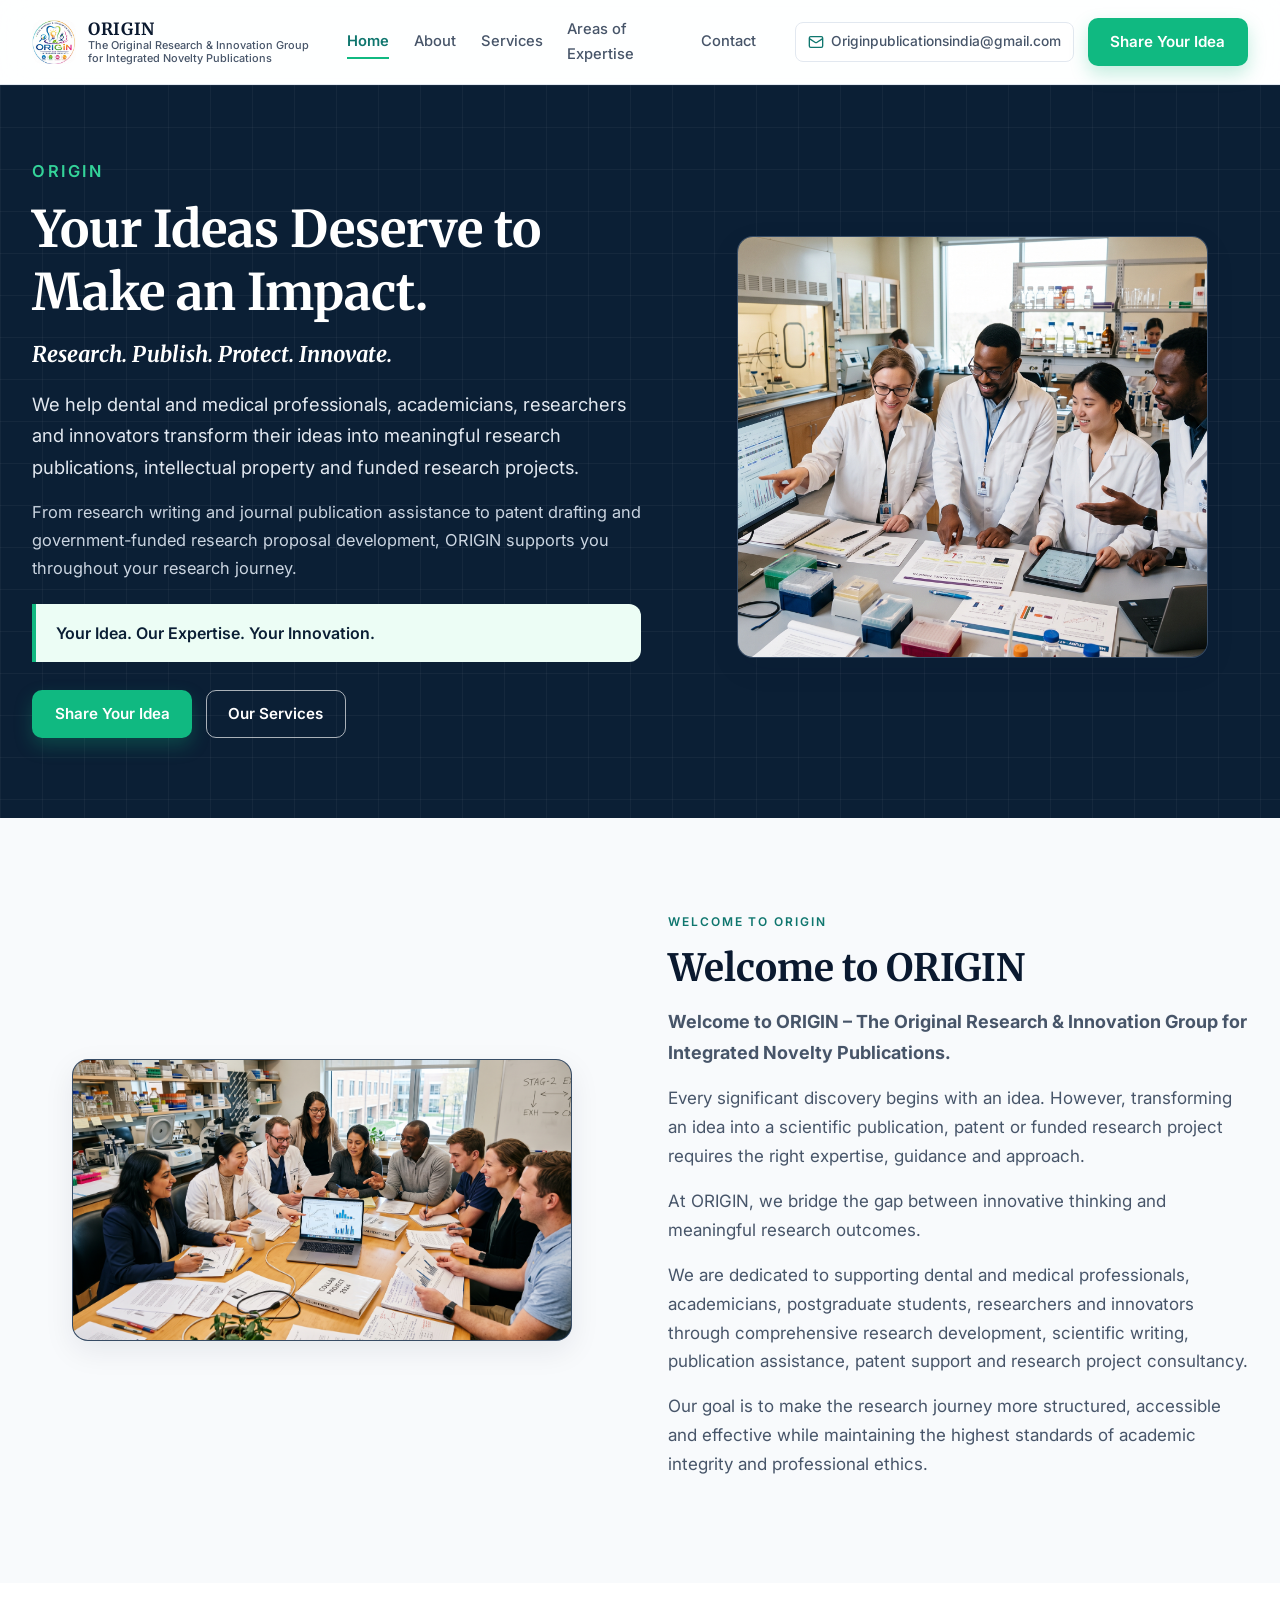
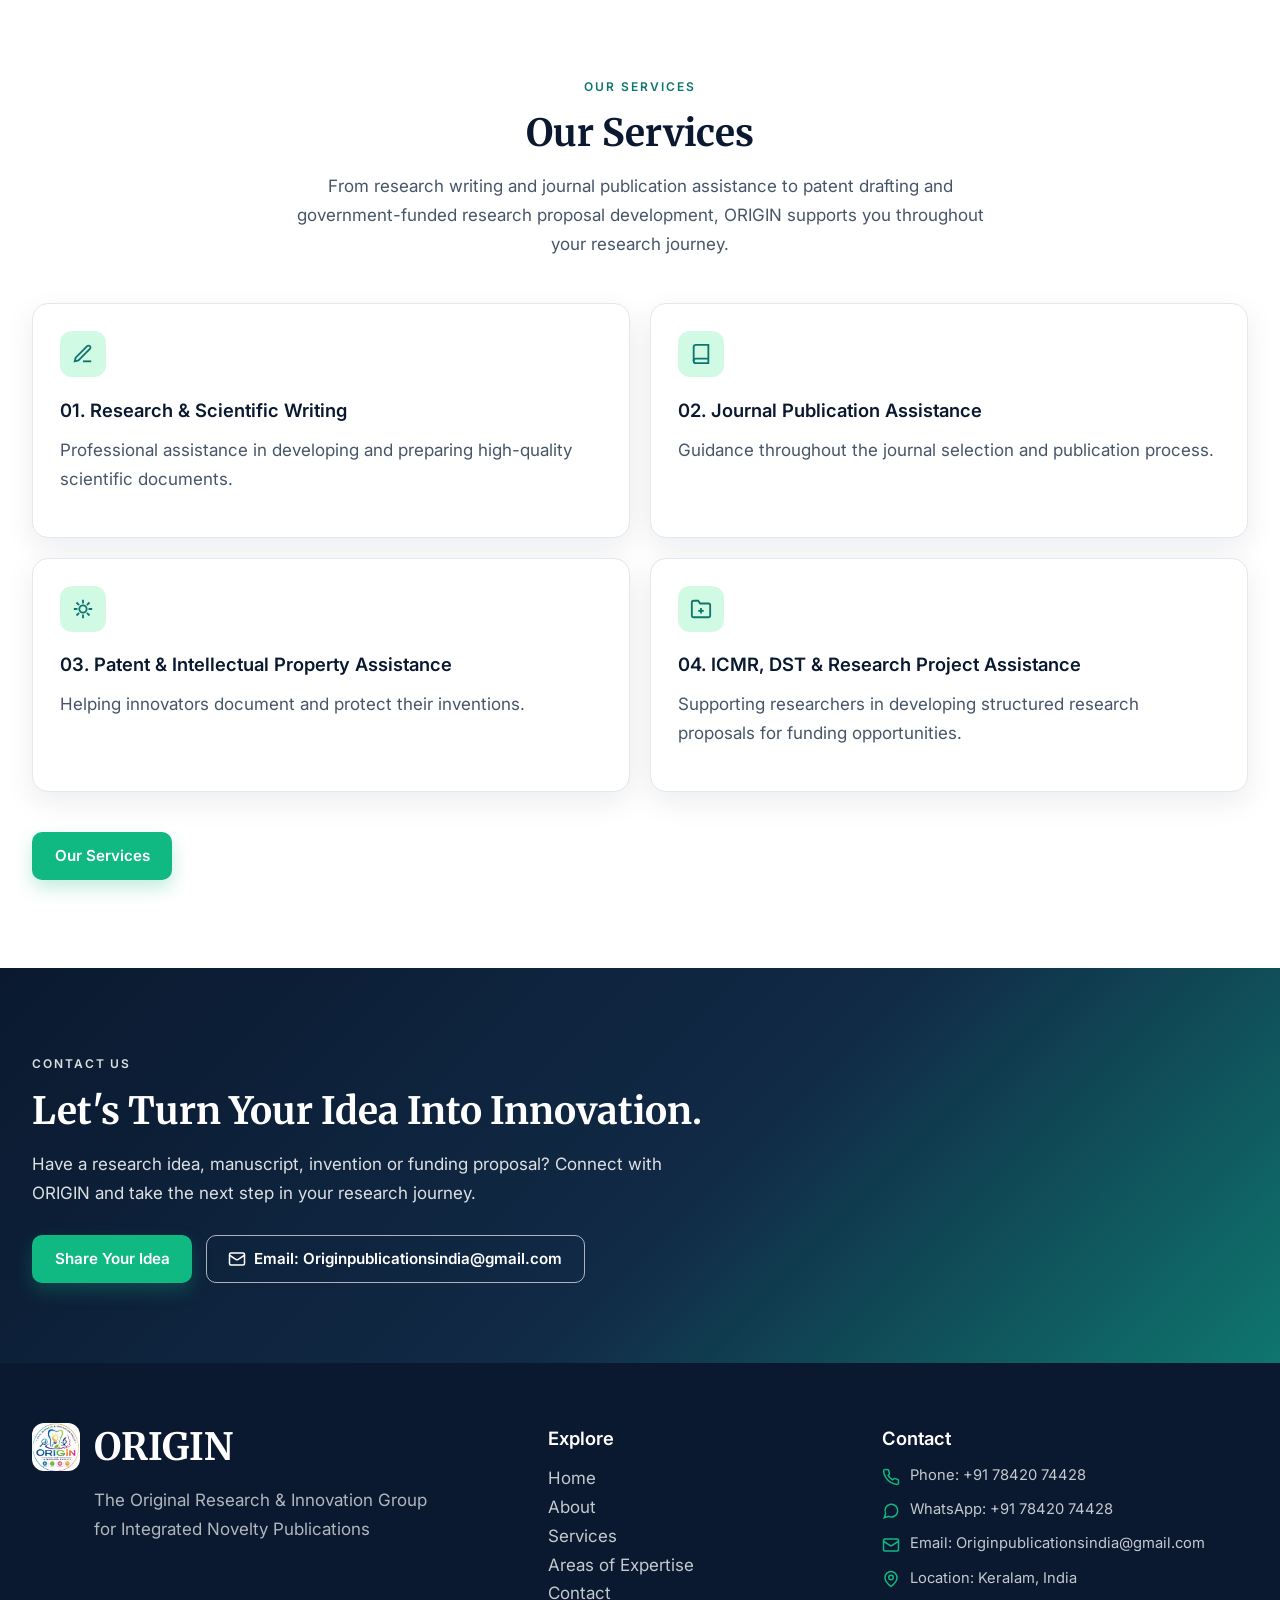
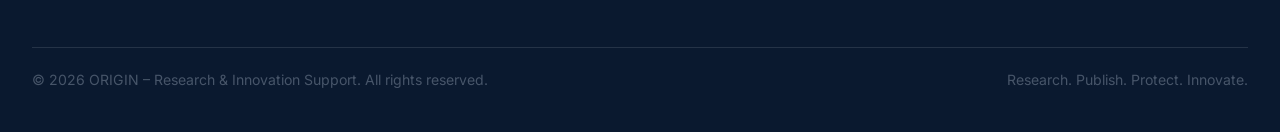
<file: index.html>
<!DOCTYPE html>
<html lang="en">
<head>
    <meta charset="UTF-8">
    <meta name="viewport" content="width=device-width, initial-scale=1.0">
    <title>ORIGIN | The Original Research &amp; Innovation Group for Integrated Novelty Publications</title>
    <meta name="description" content="At ORIGIN, we bridge the gap between innovative thinking and meaningful research outcomes for dental and medical professionals, academicians, researchers and innovators.">
    <meta property="og:title" content="ORIGIN | The Original Research &amp; Innovation Group for Integrated Novelty Publications">
    <meta property="og:description" content="At ORIGIN, we bridge the gap between innovative thinking and meaningful research outcomes for dental and medical professionals, academicians, researchers and innovators.">
    <meta property="og:type" content="website">
    <link rel="icon" href="assets/logo/origin-logo-placeholder.jpeg" type="image/jpeg">
    <link rel="preconnect" href="https://fonts.googleapis.com">
    <link rel="preconnect" href="https://fonts.gstatic.com" crossorigin>
    <link href="https://fonts.googleapis.com/css2?family=Inter:wght@400;500;600;700&family=Merriweather:ital,wght@0,400;0,700;1,400&display=swap" rel="stylesheet">
    <link rel="stylesheet" href="css/style.css">
</head>
<body>
    <a class="skip-link" href="#main">Skip to content</a>
    <header class="site-header">
        <div class="container header-inner">
            <a class="brand" href="index.html">
                <img src="assets/logo/origin-logo-placeholder.jpeg" width="44" height="44" alt="ORIGIN logo">
                <span class="brand-text">
                    <span class="brand-name">ORIGIN</span>
                    <span class="brand-tagline">The Original Research &amp; Innovation Group for Integrated Novelty Publications</span>
                </span>
            </a>
            <button class="nav-toggle" type="button" aria-controls="site-nav" aria-expanded="false" aria-label="Open menu">
                <span class="nav-toggle-bar"></span>
                <span class="nav-toggle-bar"></span>
                <span class="nav-toggle-bar"></span>
            </button>
            <nav class="site-nav" id="site-nav" aria-label="Primary">
                <ul class="nav-list">
                    <li><a href="index.html" aria-current="page">Home</a></li>
                    <li><a href="about.html">About</a></li>
                    <li><a href="services.html">Services</a></li>
                    <li><a href="expertise.html">Areas of Expertise</a></li>
                    <li><a href="contact.html">Contact</a></li>
                </ul>
                <div class="nav-actions">
                    <a class="header-email" href="mailto:Originpublicationsindia@gmail.com" title="Email ORIGIN Publications India: Originpublicationsindia@gmail.com" aria-label="Official Email: Originpublicationsindia@gmail.com">
                        <svg class="header-email-icon" viewBox="0 0 24 24" fill="none" stroke="currentColor" stroke-width="2" aria-hidden="true">
                            <rect width="20" height="16" x="2" y="4" rx="2"></rect>
                            <path d="m22 7-8.97 5.7a1.94 1.94 0 0 1-2.06 0L2 7"></path>
                        </svg>
                        <span class="header-email-text">Originpublicationsindia@gmail.com</span>
                    </a>
                    <a class="btn btn-primary nav-cta" href="contact.html">Share Your Idea</a>
                </div>
            </nav>
        </div>
    </header>
    <div class="nav-overlay" aria-hidden="true"></div>

    <main id="main">
        <section class="hero" aria-labelledby="hero-heading">
            <div class="container hero-grid">
                <div class="hero-copy">
                    <p class="eyebrow">ORIGIN</p>
                    <h1 id="hero-heading">Your Ideas Deserve to Make an Impact.</h1>
                    <p class="editorial">Research. Publish. Protect. Innovate.</p>
                    <p class="lede">We help dental and medical professionals, academicians, researchers and innovators transform their ideas into meaningful research publications, intellectual property and funded research projects.</p>
                    <p class="hero-desc">From research writing and journal publication assistance to patent drafting and government-funded research proposal development, ORIGIN supports you throughout your research journey.</p>
                    <p class="highlight-box">Your Idea. Our Expertise. Your Innovation.</p>
                    <div class="hero-actions">
                        <a class="btn btn-primary" href="contact.html">Share Your Idea</a>
                        <a class="btn btn-secondary" href="services.html">Our Services</a>
                    </div>
                </div>
                <div class="hero-visual">
                    <figure class="media-frame">
                        <img src="assets/images/hero-research.png" width="960" height="720" alt="Researchers and innovators collaborating in a modern scientific research environment." loading="eager">
                    </figure>
                </div>
            </div>
        </section>

        <section class="section" aria-labelledby="welcome-heading">
            <div class="container split">
                <figure class="media-frame reveal">
                    <img src="assets/images/collaboration.png" width="880" height="640" loading="lazy" alt="Researchers, faculty, clinicians and innovators collaborating around research development and documentation.">
                </figure>
                <div class="reveal">
                    <p class="eyebrow">Welcome to ORIGIN</p>
                    <h2 id="welcome-heading">Welcome to ORIGIN</h2>
                    <p class="lede"><strong>Welcome to ORIGIN – The Original Research &amp; Innovation Group for Integrated Novelty Publications.</strong></p>
                    <p>Every significant discovery begins with an idea. However, transforming an idea into a scientific publication, patent or funded research project requires the right expertise, guidance and approach.</p>
                    <p>At ORIGIN, we bridge the gap between innovative thinking and meaningful research outcomes.</p>
                    <p>We are dedicated to supporting dental and medical professionals, academicians, postgraduate students, researchers and innovators through comprehensive research development, scientific writing, publication assistance, patent support and research project consultancy.</p>
                    <p>Our goal is to make the research journey more structured, accessible and effective while maintaining the highest standards of academic integrity and professional ethics.</p>
                </div>
            </div>
        </section>

        <section class="section section-alt" aria-labelledby="services-overview-heading">
            <div class="container">
                <div class="section-header centered reveal">
                    <p class="eyebrow">Our Services</p>
                    <h2 id="services-overview-heading">Our Services</h2>
                    <p>From research writing and journal publication assistance to patent drafting and government-funded research proposal development, ORIGIN supports you throughout your research journey.</p>
                </div>
                <div class="ethics-grid">
                    <article class="card reveal">
                        <div class="card-icon" aria-hidden="true">
                            <svg viewBox="0 0 24 24" fill="none" stroke="currentColor" stroke-width="2"><path d="M12 20h9"/><path d="M16.5 3.5a2.121 2.121 0 0 1 3 3L7 19l-4 1 1-4L16.5 3.5z"/></svg>
                        </div>
                        <h3>01. Research &amp; Scientific Writing</h3>
                        <p>Professional assistance in developing and preparing high-quality scientific documents.</p>
                    </article>
                    <article class="card reveal">
                        <div class="card-icon" aria-hidden="true">
                            <svg viewBox="0 0 24 24" fill="none" stroke="currentColor" stroke-width="2"><path d="M4 19.5A2.5 2.5 0 0 1 6.5 17H20"/><path d="M6.5 2H20v20H6.5A2.5 2.5 0 0 1 4 19.5v-15A2.5 2.5 0 0 1 6.5 2z"/></svg>
                        </div>
                        <h3>02. Journal Publication Assistance</h3>
                        <p>Guidance throughout the journal selection and publication process.</p>
                    </article>
                    <article class="card reveal">
                        <div class="card-icon" aria-hidden="true">
                            <svg viewBox="0 0 24 24" fill="none" stroke="currentColor" stroke-width="2"><path d="M12 2v4M12 18v4M4.93 4.93l2.83 2.83M16.24 16.24l2.83 2.83M2 12h4M18 12h4M4.93 19.07l2.83-2.83M16.24 7.76l2.83-2.83"/><circle cx="12" cy="12" r="4"/></svg>
                        </div>
                        <h3>03. Patent &amp; Intellectual Property Assistance</h3>
                        <p>Helping innovators document and protect their inventions.</p>
                    </article>
                    <article class="card reveal">
                        <div class="card-icon" aria-hidden="true">
                            <svg viewBox="0 0 24 24" fill="none" stroke="currentColor" stroke-width="2"><path d="M22 19a2 2 0 0 1-2 2H4a2 2 0 0 1-2-2V5a2 2 0 0 1 2-2h5l2 3h9a2 2 0 0 1 2 2z"/><line x1="12" y1="11" x2="12" y2="17"/><line x1="9" y1="14" x2="15" y2="14"/></svg>
                        </div>
                        <h3>04. ICMR, DST &amp; Research Project Assistance</h3>
                        <p>Supporting researchers in developing structured research proposals for funding opportunities.</p>
                    </article>
                </div>
                <div class="hero-actions centered reveal" style="text-align: center; margin-top: 2.5rem;">
                    <a class="btn btn-primary" href="services.html">Our Services</a>
                </div>
            </div>
        </section>

        <section class="cta-band" aria-labelledby="cta-heading">
            <div class="container reveal">
                <p class="eyebrow">Contact Us</p>
                <h2 id="cta-heading">Let's Turn Your Idea Into Innovation.</h2>
                <p>Have a research idea, manuscript, invention or funding proposal? Connect with ORIGIN and take the next step in your research journey.</p>
                <div class="cta-actions">
                    <a class="btn btn-primary" href="contact.html">Share Your Idea</a>
                    <a class="btn btn-secondary" href="mailto:Originpublicationsindia@gmail.com?subject=ORIGIN%20Publications%20%E2%80%93%20Research%20Inquiry&amp;body=Dear%20ORIGIN%20Publications%20Team%2C%0A%0AI%20would%20like%20to%20inquire%20about%20your%20research%20and%20publication%20services.%0A%0APlease%20provide%20further%20information.%0A%0AThank%20you.">
                        <svg viewBox="0 0 24 24" width="18" height="18" fill="none" stroke="currentColor" stroke-width="2" aria-hidden="true"><rect width="20" height="16" x="2" y="4" rx="2"></rect><path d="m22 7-8.97 5.7a1.94 1.94 0 0 1-2.06 0L2 7"></path></svg>
                        Email: Originpublicationsindia@gmail.com
                    </a>
                </div>
            </div>
        </section>
    </main>

    <footer class="site-footer">
        <div class="container footer-grid">
            <div>
                <div class="footer-brand">
                    <img src="assets/logo/origin-logo-placeholder.jpeg" width="48" height="48" alt="ORIGIN logo">
                    <div>
                        <h2>ORIGIN</h2>
                        <p>The Original Research &amp; Innovation Group<br>for Integrated Novelty Publications</p>
                    </div>
                </div>
            </div>
            <div>
                <h3>Explore</h3>
                <ul class="footer-links">
                    <li><a href="index.html">Home</a></li>
                    <li><a href="about.html">About</a></li>
                    <li><a href="services.html">Services</a></li>
                    <li><a href="expertise.html">Areas of Expertise</a></li>
                    <li><a href="contact.html">Contact</a></li>
                </ul>
            </div>
            <div>
                <h3>Contact</h3>
                <ul class="footer-contact">
                    <li class="footer-contact-item">
                        <svg class="footer-contact-icon" viewBox="0 0 24 24" fill="none" stroke="currentColor" stroke-width="2" aria-hidden="true"><path d="M22 16.92v3a2 2 0 0 1-2.18 2 19.79 19.79 0 0 1-8.63-3.07 19.5 19.5 0 0 1-6-6 19.79 19.79 0 0 1-3.07-8.67A2 2 0 0 1 4.11 2h3a2 2 0 0 1 2 1.72 12.84 12.84 0 0 0 .7 2.81 2 2 0 0 1-.45 2.11L8.09 9.91a16 16 0 0 0 6 6l1.27-1.27a2 2 0 0 1 2.11-.45 12.84 12.84 0 0 0 2.81.7A2 2 0 0 1 22 16.92z"></path></svg>
                        <span>Phone: <a href="tel:+917842074428">+91 78420 74428</a></span>
                    </li>
                    <li class="footer-contact-item">
                        <svg class="footer-contact-icon" viewBox="0 0 24 24" fill="none" stroke="currentColor" stroke-width="2" aria-hidden="true"><path d="m3 21 1.9-5.7a8.5 8.5 0 1 1 3.8 3.8z"></path></svg>
                        <span>WhatsApp: <a href="https://wa.me/917842074428" target="_blank" rel="noopener noreferrer">+91 78420 74428</a></span>
                    </li>
                    <li class="footer-contact-item footer-email-item">
                        <svg class="footer-contact-icon" viewBox="0 0 24 24" fill="none" stroke="currentColor" stroke-width="2" aria-hidden="true"><rect width="20" height="16" x="2" y="4" rx="2"></rect><path d="m22 7-8.97 5.7a1.94 1.94 0 0 1-2.06 0L2 7"></path></svg>
                        <span>Email: <a href="mailto:Originpublicationsindia@gmail.com" class="footer-email-link">Originpublicationsindia@gmail.com</a></span>
                    </li>
                    <li class="footer-contact-item">
                        <svg class="footer-contact-icon" viewBox="0 0 24 24" fill="none" stroke="currentColor" stroke-width="2" aria-hidden="true"><path d="M20 10c0 6-8 12-8 12s-8-6-8-12a8 8 0 0 1 16 0Z"></path><circle cx="12" cy="10" r="3"></circle></svg>
                        <span>Location: Keralam, India</span>
                    </li>
                </ul>
            </div>
        </div>
        <div class="container footer-bottom">
            <p>&copy; 2026 ORIGIN – Research &amp; Innovation Support. All rights reserved.</p>
            <p>Research. Publish. Protect. Innovate.</p>
        </div>
    </footer>
    <script src="js/script.js"></script>
</body>
</html>
</file>
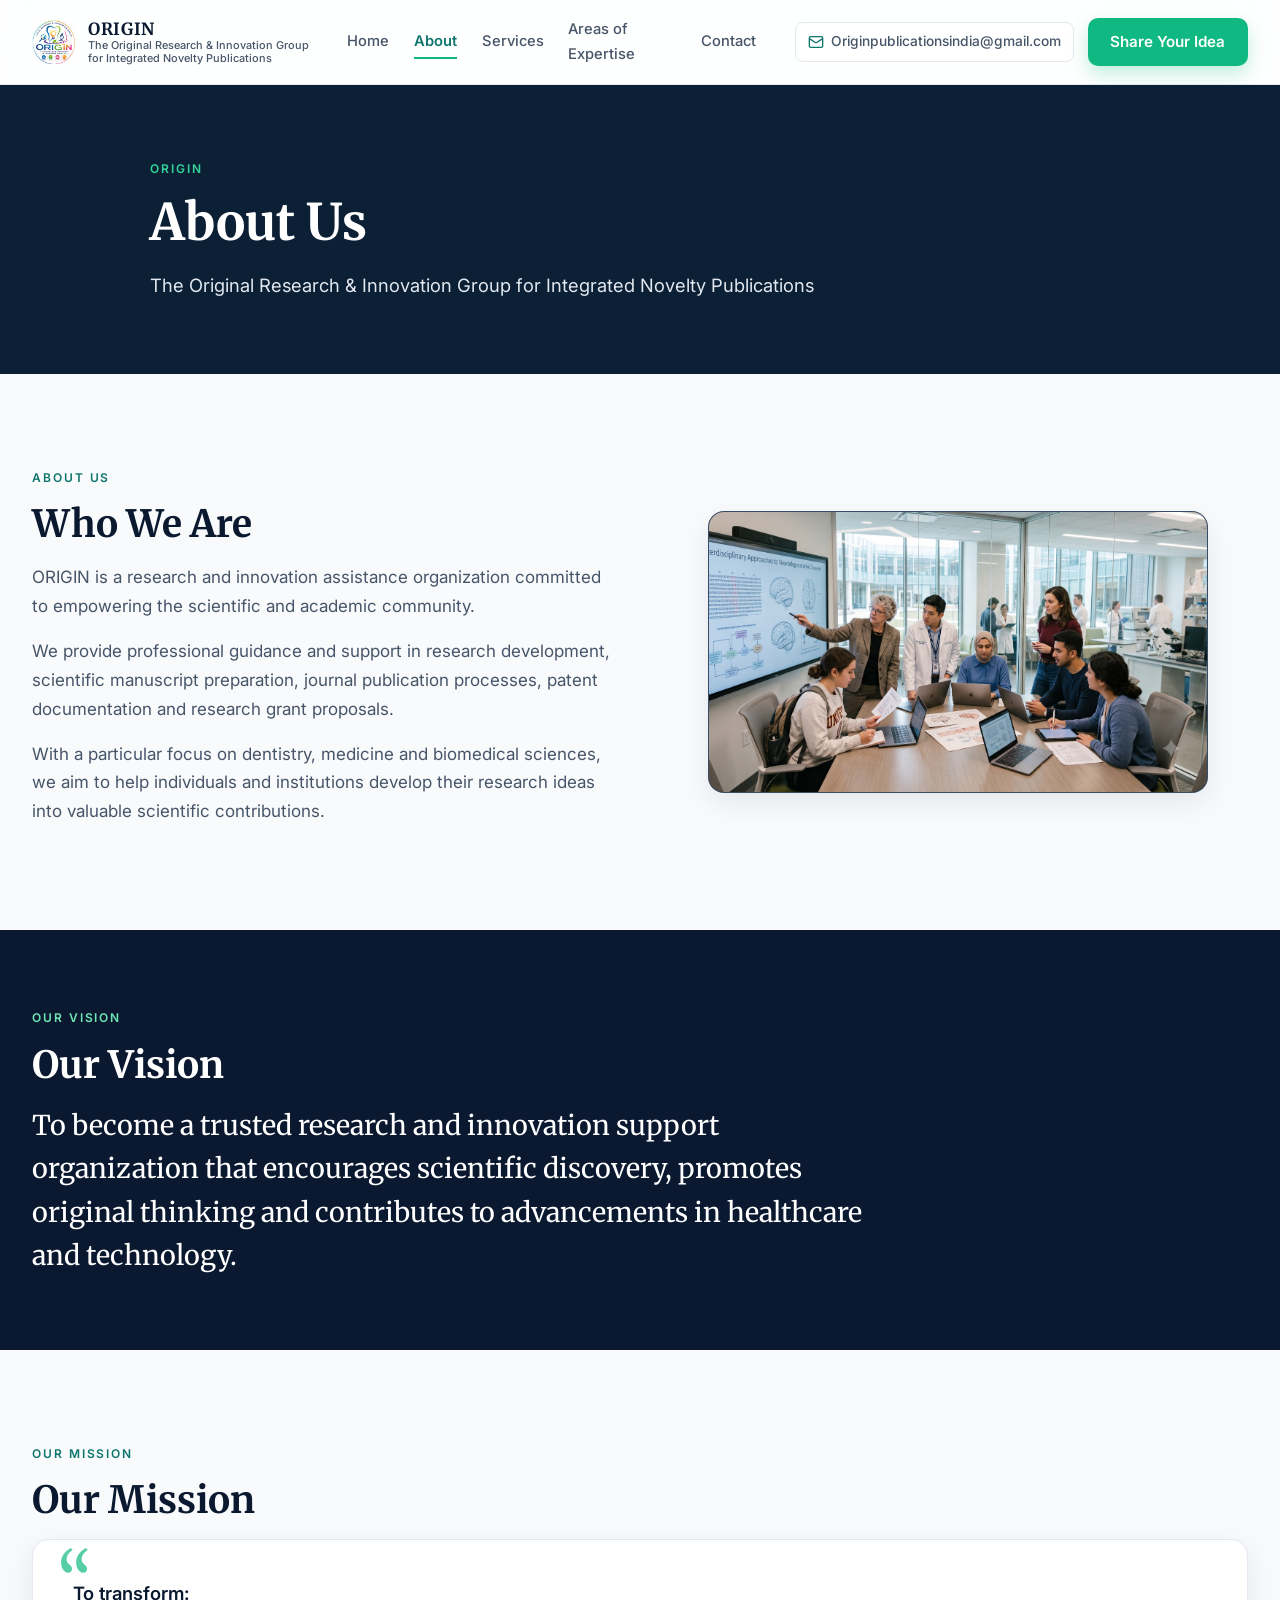
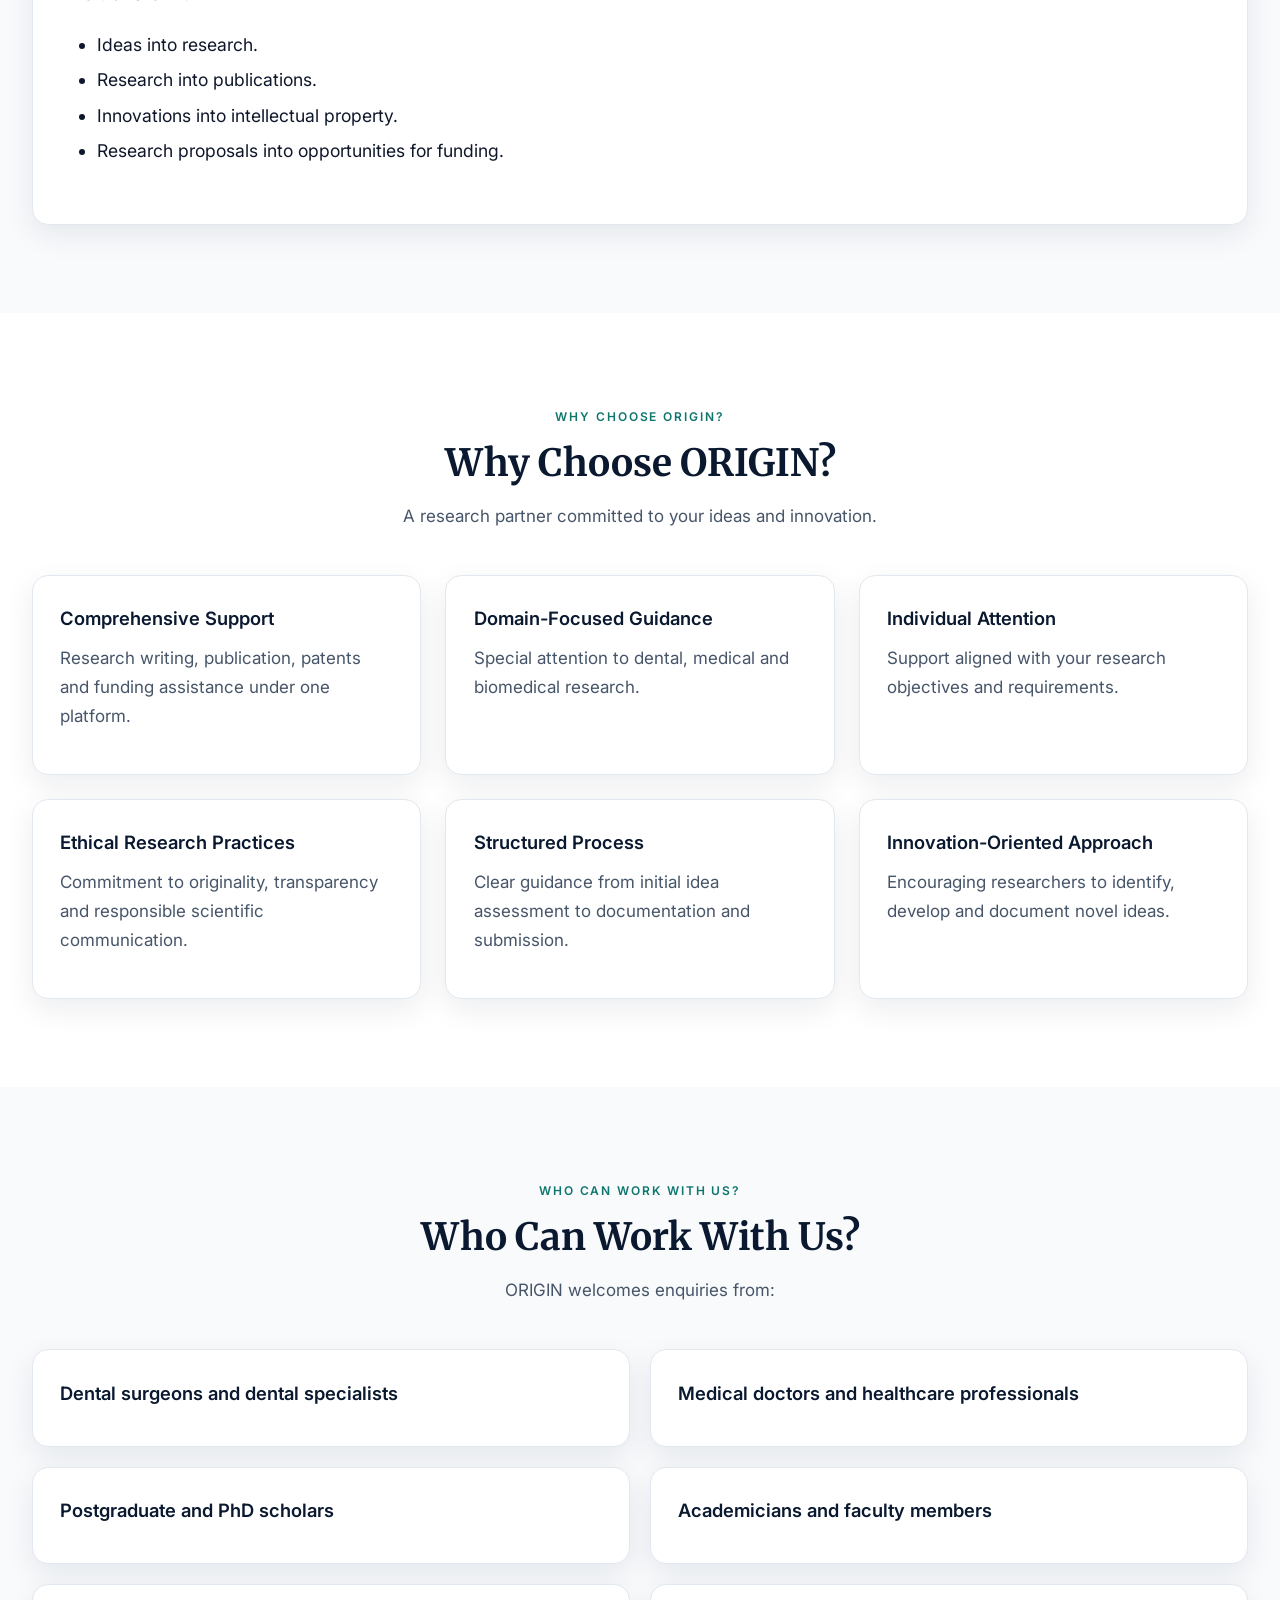
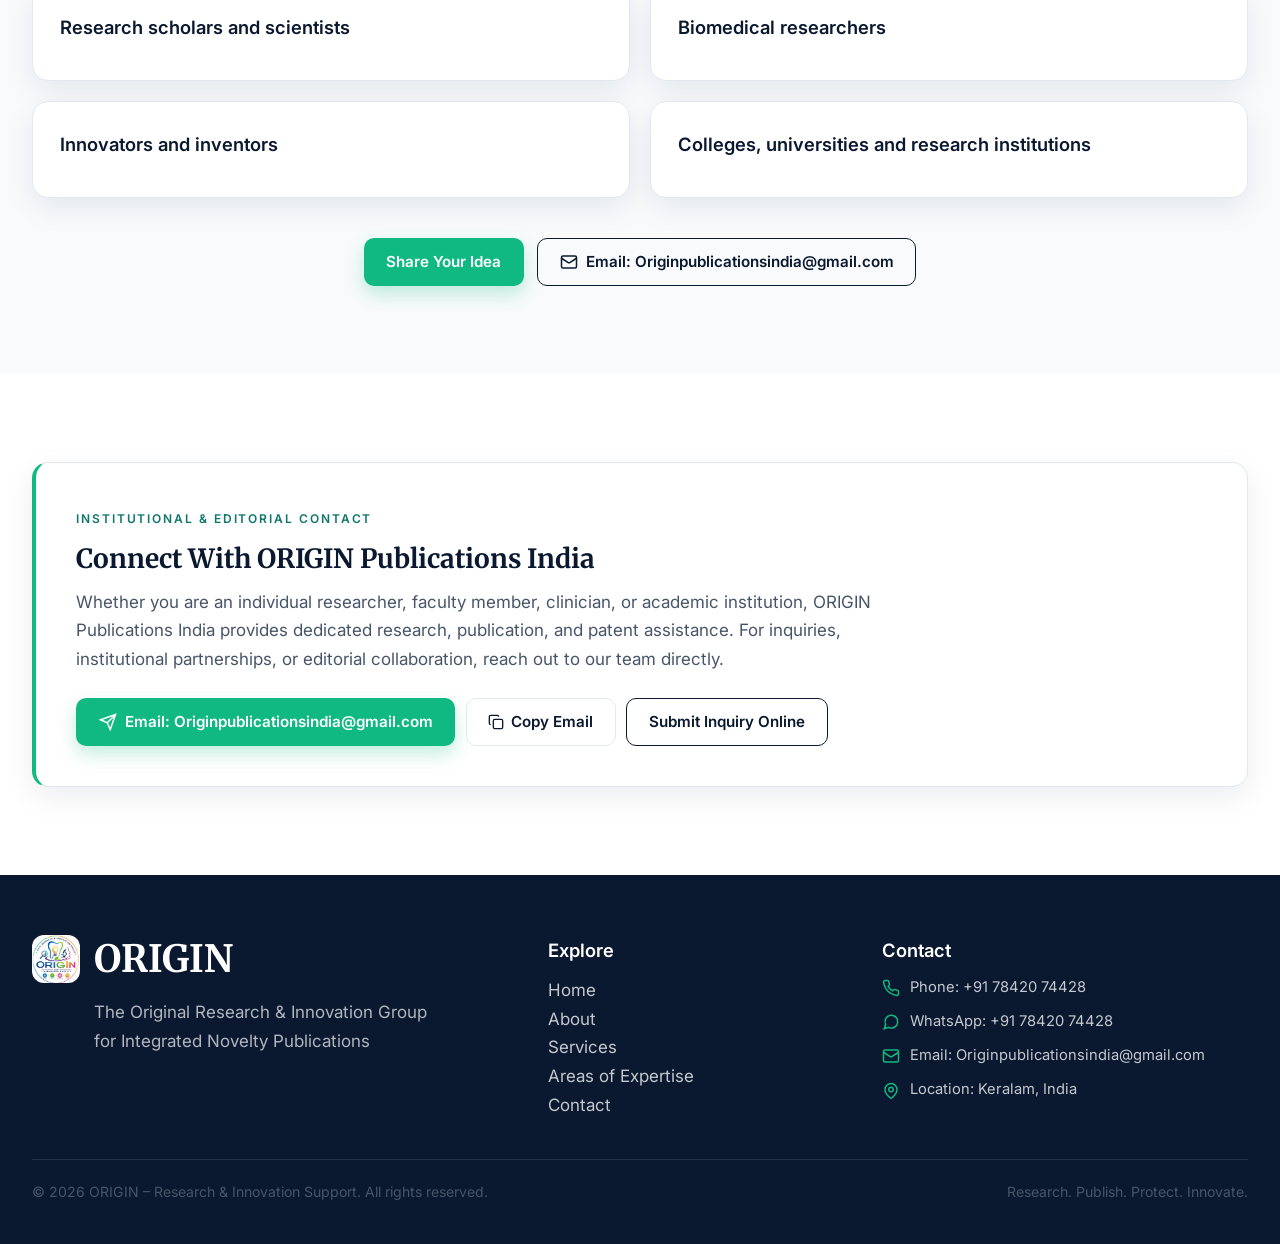
<file: about.html>
<!DOCTYPE html>
<html lang="en">
<head>
    <meta charset="UTF-8">
    <meta name="viewport" content="width=device-width, initial-scale=1.0">
    <title>About Us | ORIGIN</title>
    <meta name="description" content="ORIGIN is a research and innovation assistance organization committed to empowering the scientific and academic community with professional research, writing, patent and funding support.">
    <meta property="og:title" content="About Us | ORIGIN">
    <meta property="og:description" content="ORIGIN is a research and innovation assistance organization committed to empowering the scientific and academic community with professional research, writing, patent and funding support.">
    <meta property="og:type" content="website">
    <link rel="icon" href="assets/logo/origin-logo-placeholder.jpeg" type="image/jpeg">
    <link rel="preconnect" href="https://fonts.googleapis.com">
    <link rel="preconnect" href="https://fonts.gstatic.com" crossorigin>
    <link href="https://fonts.googleapis.com/css2?family=Inter:wght@400;500;600;700&family=Merriweather:ital,wght@0,400;0,700;1,400&display=swap" rel="stylesheet">
    <link rel="stylesheet" href="css/style.css">
</head>
<body>
    <a class="skip-link" href="#main">Skip to content</a>
    <header class="site-header">
        <div class="container header-inner">
            <a class="brand" href="index.html">
                <img src="assets/logo/origin-logo-placeholder.jpeg" width="44" height="44" alt="ORIGIN logo">
                <span class="brand-text">
                    <span class="brand-name">ORIGIN</span>
                    <span class="brand-tagline">The Original Research &amp; Innovation Group for Integrated Novelty Publications</span>
                </span>
            </a>
            <button class="nav-toggle" type="button" aria-controls="site-nav" aria-expanded="false" aria-label="Open menu">
                <span class="nav-toggle-bar"></span>
                <span class="nav-toggle-bar"></span>
                <span class="nav-toggle-bar"></span>
            </button>
            <nav class="site-nav" id="site-nav" aria-label="Primary">
                <ul class="nav-list">
                    <li><a href="index.html">Home</a></li>
                    <li><a href="about.html" aria-current="page">About</a></li>
                    <li><a href="services.html">Services</a></li>
                    <li><a href="expertise.html">Areas of Expertise</a></li>
                    <li><a href="contact.html">Contact</a></li>
                </ul>
                <div class="nav-actions">
                    <a class="header-email" href="mailto:Originpublicationsindia@gmail.com" title="Email ORIGIN Publications India: Originpublicationsindia@gmail.com" aria-label="Official Email: Originpublicationsindia@gmail.com">
                        <svg class="header-email-icon" viewBox="0 0 24 24" fill="none" stroke="currentColor" stroke-width="2" aria-hidden="true">
                            <rect width="20" height="16" x="2" y="4" rx="2"></rect>
                            <path d="m22 7-8.97 5.7a1.94 1.94 0 0 1-2.06 0L2 7"></path>
                        </svg>
                        <span class="header-email-text">Originpublicationsindia@gmail.com</span>
                    </a>
                    <a class="btn btn-primary nav-cta" href="contact.html">Share Your Idea</a>
                </div>
            </nav>
        </div>
    </header>
    <div class="nav-overlay" aria-hidden="true"></div>

    <main id="main">
        <section class="page-hero">
            <div class="container">
                <p class="eyebrow">ORIGIN</p>
                <h1>About Us</h1>
                <p class="lede">The Original Research &amp; Innovation Group for Integrated Novelty Publications</p>
            </div>
        </section>

        <section class="section" aria-labelledby="who-we-are-heading">
            <div class="container split">
                <div class="reveal">
                    <p class="eyebrow">About Us</p>
                    <h2 id="who-we-are-heading">Who We Are</h2>
                    <p>ORIGIN is a research and innovation assistance organization committed to empowering the scientific and academic community.</p>
                    <p>We provide professional guidance and support in research development, scientific manuscript preparation, journal publication processes, patent documentation and research grant proposals.</p>
                    <p>With a particular focus on dentistry, medicine and biomedical sciences, we aim to help individuals and institutions develop their research ideas into valuable scientific contributions.</p>
                </div>
                <figure class="media-frame reveal">
                    <img src="assets/images/research-team.png" width="880" height="560" loading="lazy" alt="Academicians, clinicians and researchers collaborating on research development and innovation.">
                </figure>
            </div>
        </section>

        <section class="vision-band" aria-labelledby="vision-heading">
            <div class="container reveal">
                <p class="eyebrow">Our Vision</p>
                <h2 id="vision-heading">Our Vision</h2>
                <blockquote>
                    To become a trusted research and innovation support organization that encourages scientific discovery, promotes original thinking and contributes to advancements in healthcare and technology.
                </blockquote>
            </div>
        </section>

        <section class="section" aria-labelledby="mission-heading">
            <div class="container">
                <p class="eyebrow">Our Mission</p>
                <h2 id="mission-heading">Our Mission</h2>
                <div class="quote-card reveal">
                    <p style="font-size: 1.15rem; font-weight: 600; color: var(--primary); margin-bottom: 1rem;">To transform:</p>
                    <ul style="list-style: disc; padding-left: 1.5rem; font-size: 1.1rem; line-height: 2;">
                        <li>Ideas into research.</li>
                        <li>Research into publications.</li>
                        <li>Innovations into intellectual property.</li>
                        <li>Research proposals into opportunities for funding.</li>
                    </ul>
                </div>
            </div>
        </section>

        <section class="section section-alt" aria-labelledby="why-choose-heading">
            <div class="container">
                <div class="section-header centered reveal">
                    <p class="eyebrow">Why Choose ORIGIN?</p>
                    <h2 id="why-choose-heading">Why Choose ORIGIN?</h2>
                    <p>A research partner committed to your ideas and innovation.</p>
                </div>
                <div class="card-grid">
                    <article class="card reveal">
                        <h3>Comprehensive Support</h3>
                        <p>Research writing, publication, patents and funding assistance under one platform.</p>
                    </article>
                    <article class="card reveal">
                        <h3>Domain-Focused Guidance</h3>
                        <p>Special attention to dental, medical and biomedical research.</p>
                    </article>
                    <article class="card reveal">
                        <h3>Individual Attention</h3>
                        <p>Support aligned with your research objectives and requirements.</p>
                    </article>
                    <article class="card reveal">
                        <h3>Ethical Research Practices</h3>
                        <p>Commitment to originality, transparency and responsible scientific communication.</p>
                    </article>
                    <article class="card reveal">
                        <h3>Structured Process</h3>
                        <p>Clear guidance from initial idea assessment to documentation and submission.</p>
                    </article>
                    <article class="card reveal">
                        <h3>Innovation-Oriented Approach</h3>
                        <p>Encouraging researchers to identify, develop and document novel ideas.</p>
                    </article>
                </div>
            </div>
        </section>

        <section class="section" aria-labelledby="audience-heading">
            <div class="container">
                <div class="section-header centered reveal">
                    <p class="eyebrow">Who Can Work With Us?</p>
                    <h2 id="audience-heading">Who Can Work With Us?</h2>
                    <p>ORIGIN welcomes enquiries from:</p>
                </div>
                <div class="ethics-grid">
                    <article class="card reveal">
                        <h3>Dental surgeons and dental specialists</h3>
                    </article>
                    <article class="card reveal">
                        <h3>Medical doctors and healthcare professionals</h3>
                    </article>
                    <article class="card reveal">
                        <h3>Postgraduate and PhD scholars</h3>
                    </article>
                    <article class="card reveal">
                        <h3>Academicians and faculty members</h3>
                    </article>
                    <article class="card reveal">
                        <h3>Research scholars and scientists</h3>
                    </article>
                    <article class="card reveal">
                        <h3>Biomedical researchers</h3>
                    </article>
                    <article class="card reveal">
                        <h3>Innovators and inventors</h3>
                    </article>
                    <article class="card reveal">
                        <h3>Colleges, universities and research institutions</h3>
                    </article>
                </div>
                <div class="hero-actions centered reveal" style="text-align: center; margin-top: 2.5rem; justify-content: center;">
                    <a class="btn btn-primary" href="contact.html">Share Your Idea</a>
                    <a class="btn btn-outline" href="mailto:Originpublicationsindia@gmail.com?subject=ORIGIN%20Publications%20%E2%80%93%20Institutional%20%2F%20Academic%20Inquiry&amp;body=Dear%20ORIGIN%20Publications%20Team%2C%0A%0AI%20would%20like%20to%20inquire%20about%20institutional%20collaboration%20and%20research%20support.%0A%0AInstitution%20%2F%20Affiliation%3A%20%0AResearch%20Area%3A%20%0A%0AThank%20you.">
                        <svg viewBox="0 0 24 24" width="18" height="18" fill="none" stroke="currentColor" stroke-width="2" aria-hidden="true"><rect width="20" height="16" x="2" y="4" rx="2"></rect><path d="m22 7-8.97 5.7a1.94 1.94 0 0 1-2.06 0L2 7"></path></svg>
                        Email: Originpublicationsindia@gmail.com
                    </a>
                </div>
            </div>
        </section>

        <section class="section section-alt" aria-labelledby="academic-contact-heading">
            <div class="container reveal">
                <div class="card info-card" style="padding: 2.5rem;">
                    <p class="eyebrow">Institutional &amp; Editorial Contact</p>
                    <h2 id="academic-contact-heading" style="font-size: 1.65rem; margin-bottom: 0.8rem;">Connect With ORIGIN Publications India</h2>
                    <p style="max-width: 50rem;">
                        Whether you are an individual researcher, faculty member, clinician, or academic institution, ORIGIN Publications India provides dedicated research, publication, and patent assistance. For inquiries, institutional partnerships, or editorial collaboration, reach out to our team directly.
                    </p>
                    <div class="card-actions-row" style="margin-top: 1.5rem;">
                        <a class="btn btn-primary" href="mailto:Originpublicationsindia@gmail.com?subject=ORIGIN%20Publications%20%E2%80%93%20Academic%20Inquiry&amp;body=Dear%20ORIGIN%20Publications%20Team%2C%0A%0AI%20would%20like%20to%20inquire%20about%20your%20services%20and%20support.%0A%0AThank%20you.">
                            <svg viewBox="0 0 24 24" width="18" height="18" fill="none" stroke="currentColor" stroke-width="2" aria-hidden="true"><line x1="22" y1="2" x2="11" y2="13"></line><polygon points="22 2 15 22 11 13 2 9 22 2"></polygon></svg>
                            Email: Originpublicationsindia@gmail.com
                        </a>
                        <button type="button" class="btn btn-ghost copy-email-btn" data-email="Originpublicationsindia@gmail.com" aria-label="Copy official email address">
                            <svg viewBox="0 0 24 24" width="16" height="16" fill="none" stroke="currentColor" stroke-width="2" aria-hidden="true"><rect width="14" height="14" x="8" y="8" rx="2" ry="2"></rect><path d="M4 16c-1.1 0-2-.9-2-2V4c0-1.1.9-2 2-2h10c1.1 0 2 .9 2 2"></path></svg>
                            <span class="copy-btn-text">Copy Email</span>
                        </button>
                        <a class="btn btn-outline" href="contact.html">Submit Inquiry Online</a>
                    </div>
                </div>
            </div>
        </section>
    </main>

    <footer class="site-footer">
        <div class="container footer-grid">
            <div>
                <div class="footer-brand">
                    <img src="assets/logo/origin-logo-placeholder.jpeg" width="48" height="48" alt="ORIGIN logo">
                    <div>
                        <h2>ORIGIN</h2>
                        <p>The Original Research &amp; Innovation Group<br>for Integrated Novelty Publications</p>
                    </div>
                </div>
            </div>
            <div>
                <h3>Explore</h3>
                <ul class="footer-links">
                    <li><a href="index.html">Home</a></li>
                    <li><a href="about.html">About</a></li>
                    <li><a href="services.html">Services</a></li>
                    <li><a href="expertise.html">Areas of Expertise</a></li>
                    <li><a href="contact.html">Contact</a></li>
                </ul>
            </div>
            <div>
                <h3>Contact</h3>
                <ul class="footer-contact">
                    <li class="footer-contact-item">
                        <svg class="footer-contact-icon" viewBox="0 0 24 24" fill="none" stroke="currentColor" stroke-width="2" aria-hidden="true"><path d="M22 16.92v3a2 2 0 0 1-2.18 2 19.79 19.79 0 0 1-8.63-3.07 19.5 19.5 0 0 1-6-6 19.79 19.79 0 0 1-3.07-8.67A2 2 0 0 1 4.11 2h3a2 2 0 0 1 2 1.72 12.84 12.84 0 0 0 .7 2.81 2 2 0 0 1-.45 2.11L8.09 9.91a16 16 0 0 0 6 6l1.27-1.27a2 2 0 0 1 2.11-.45 12.84 12.84 0 0 0 2.81.7A2 2 0 0 1 22 16.92z"></path></svg>
                        <span>Phone: <a href="tel:+917842074428">+91 78420 74428</a></span>
                    </li>
                    <li class="footer-contact-item">
                        <svg class="footer-contact-icon" viewBox="0 0 24 24" fill="none" stroke="currentColor" stroke-width="2" aria-hidden="true"><path d="m3 21 1.9-5.7a8.5 8.5 0 1 1 3.8 3.8z"></path></svg>
                        <span>WhatsApp: <a href="https://wa.me/917842074428" target="_blank" rel="noopener noreferrer">+91 78420 74428</a></span>
                    </li>
                    <li class="footer-contact-item footer-email-item">
                        <svg class="footer-contact-icon" viewBox="0 0 24 24" fill="none" stroke="currentColor" stroke-width="2" aria-hidden="true"><rect width="20" height="16" x="2" y="4" rx="2"></rect><path d="m22 7-8.97 5.7a1.94 1.94 0 0 1-2.06 0L2 7"></path></svg>
                        <span>Email: <a href="mailto:Originpublicationsindia@gmail.com" class="footer-email-link">Originpublicationsindia@gmail.com</a></span>
                    </li>
                    <li class="footer-contact-item">
                        <svg class="footer-contact-icon" viewBox="0 0 24 24" fill="none" stroke="currentColor" stroke-width="2" aria-hidden="true"><path d="M20 10c0 6-8 12-8 12s-8-6-8-12a8 8 0 0 1 16 0Z"></path><circle cx="12" cy="10" r="3"></circle></svg>
                        <span>Location: Keralam, India</span>
                    </li>
                </ul>
            </div>
        </div>
        <div class="container footer-bottom">
            <p>&copy; 2026 ORIGIN – Research &amp; Innovation Support. All rights reserved.</p>
            <p>Research. Publish. Protect. Innovate.</p>
        </div>
    </footer>
    <script src="js/script.js"></script>
</body>
</html>
</file>
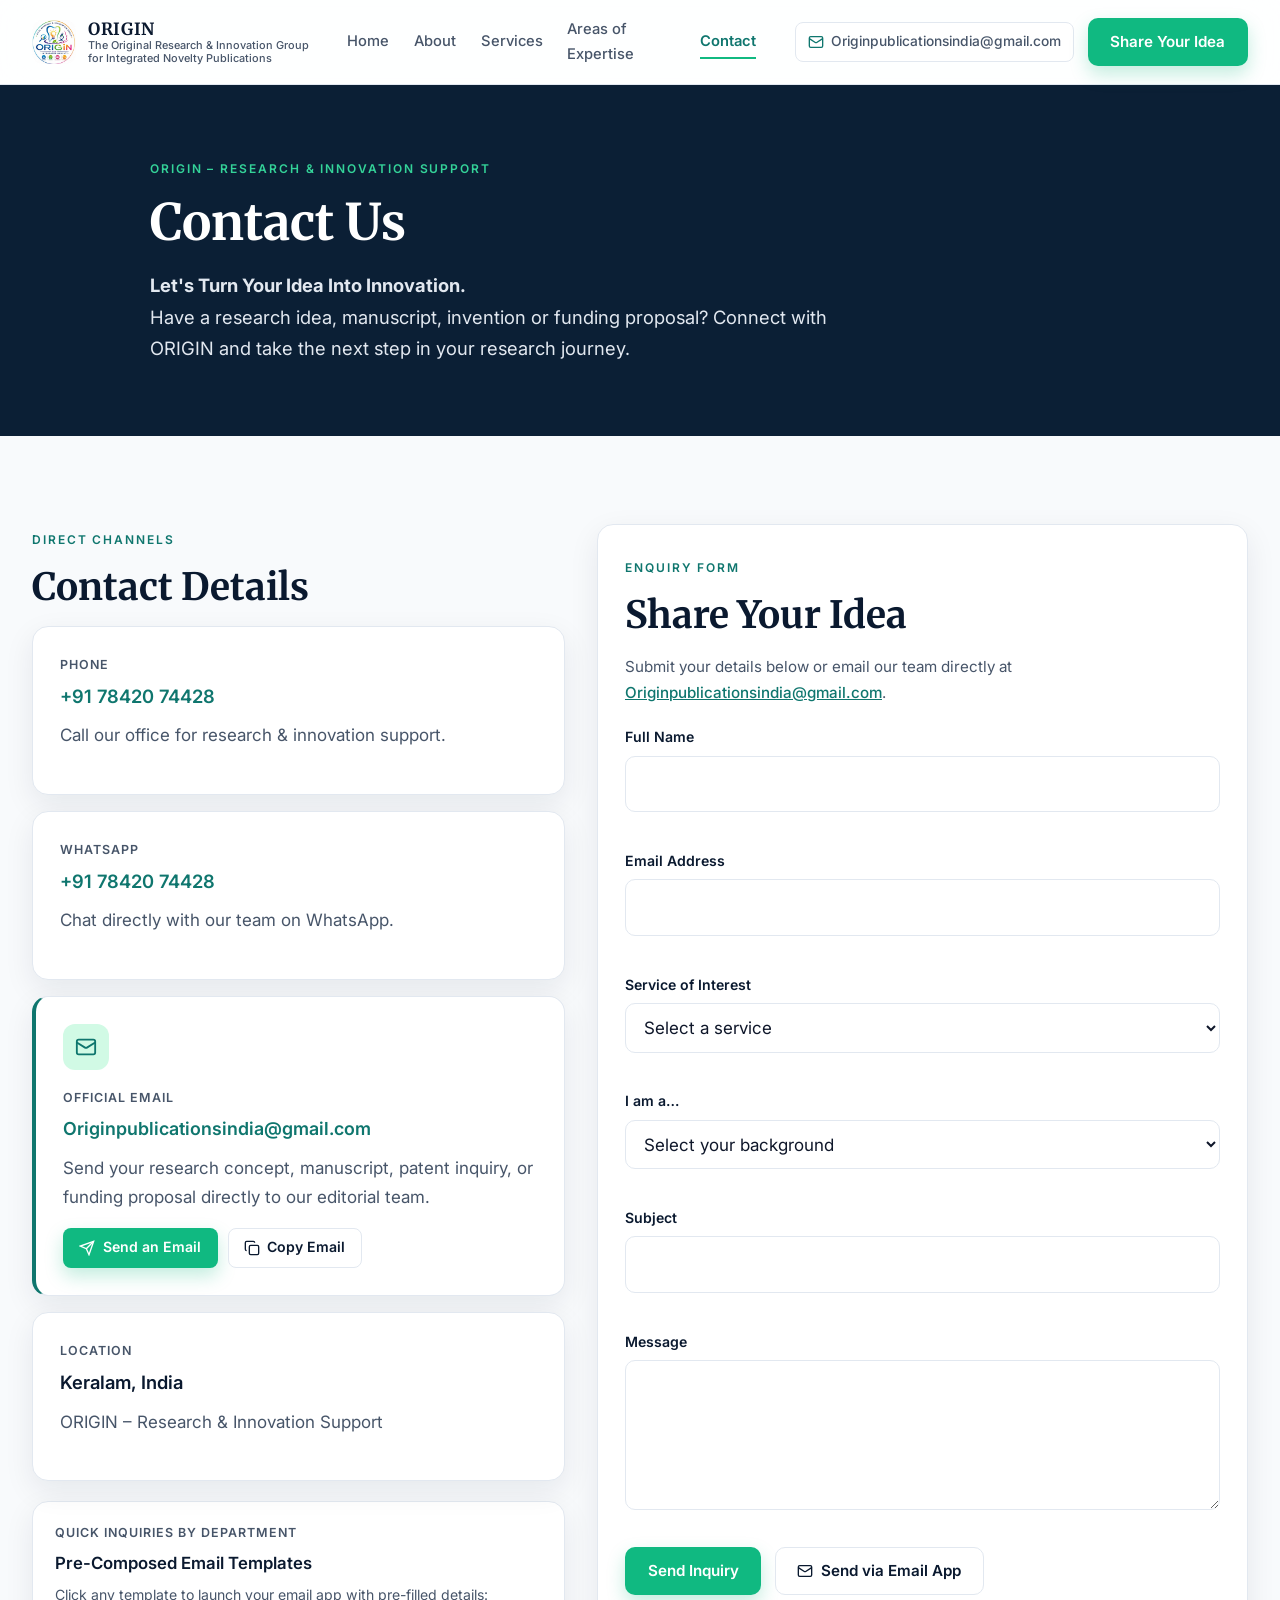
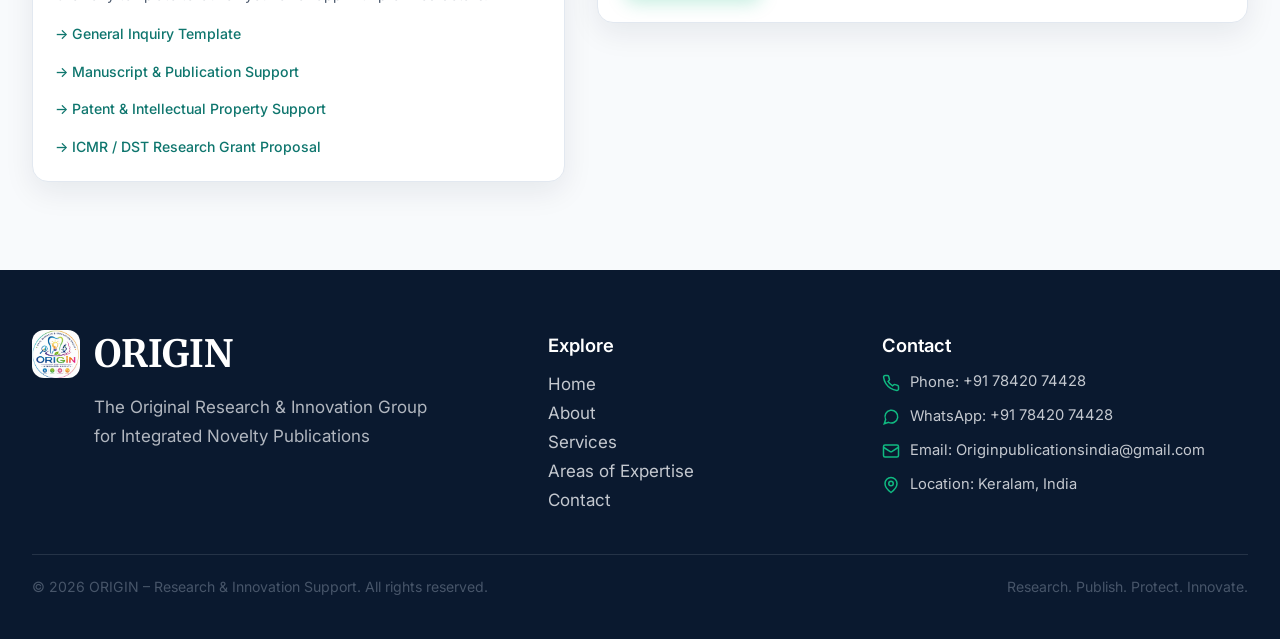
<file: contact.html>
<!DOCTYPE html>
<html lang="en">
<head>
    <meta charset="UTF-8">
    <meta name="viewport" content="width=device-width, initial-scale=1.0">
    <title>Contact Us | ORIGIN</title>
    <meta name="description" content="Have a research idea, manuscript, invention or funding proposal? Connect with ORIGIN and take the next step in your research journey.">
    <meta property="og:title" content="Contact Us | ORIGIN">
    <meta property="og:description" content="Have a research idea, manuscript, invention or funding proposal? Connect with ORIGIN and take the next step in your research journey.">
    <meta property="og:type" content="website">
    <link rel="icon" href="assets/logo/origin-logo-placeholder.jpeg" type="image/jpeg">
    <link rel="preconnect" href="https://fonts.googleapis.com">
    <link rel="preconnect" href="https://fonts.gstatic.com" crossorigin>
    <link href="https://fonts.googleapis.com/css2?family=Inter:wght@400;500;600;700&family=Merriweather:ital,wght@0,400;0,700;1,400&display=swap" rel="stylesheet">
    <link rel="stylesheet" href="css/style.css">
</head>
<body>
    <a class="skip-link" href="#main">Skip to content</a>
    <header class="site-header">
        <div class="container header-inner">
            <a class="brand" href="index.html">
                <img src="assets/logo/origin-logo-placeholder.jpeg" width="44" height="44" alt="ORIGIN logo">
                <span class="brand-text">
                    <span class="brand-name">ORIGIN</span>
                    <span class="brand-tagline">The Original Research &amp; Innovation Group for Integrated Novelty Publications</span>
                </span>
            </a>
            <button class="nav-toggle" type="button" aria-controls="site-nav" aria-expanded="false" aria-label="Open menu">
                <span class="nav-toggle-bar"></span>
                <span class="nav-toggle-bar"></span>
                <span class="nav-toggle-bar"></span>
            </button>
            <nav class="site-nav" id="site-nav" aria-label="Primary">
                <ul class="nav-list">
                    <li><a href="index.html">Home</a></li>
                    <li><a href="about.html">About</a></li>
                    <li><a href="services.html">Services</a></li>
                    <li><a href="expertise.html">Areas of Expertise</a></li>
                    <li><a href="contact.html" aria-current="page">Contact</a></li>
                </ul>
                <div class="nav-actions">
                    <a class="header-email" href="mailto:Originpublicationsindia@gmail.com" title="Email ORIGIN Publications India: Originpublicationsindia@gmail.com" aria-label="Official Email: Originpublicationsindia@gmail.com">
                        <svg class="header-email-icon" viewBox="0 0 24 24" fill="none" stroke="currentColor" stroke-width="2" aria-hidden="true">
                            <rect width="20" height="16" x="2" y="4" rx="2"></rect>
                            <path d="m22 7-8.97 5.7a1.94 1.94 0 0 1-2.06 0L2 7"></path>
                        </svg>
                        <span class="header-email-text">Originpublicationsindia@gmail.com</span>
                    </a>
                    <a class="btn btn-primary nav-cta" href="contact.html">Share Your Idea</a>
                </div>
            </nav>
        </div>
    </header>
    <div class="nav-overlay" aria-hidden="true"></div>

    <main id="main">
        <section class="page-hero">
            <div class="container">
                <p class="eyebrow">ORIGIN – Research &amp; Innovation Support</p>
                <h1>Contact Us</h1>
                <p class="lede"><strong>Let's Turn Your Idea Into Innovation.</strong><br>Have a research idea, manuscript, invention or funding proposal? Connect with ORIGIN and take the next step in your research journey.</p>
            </div>
        </section>

        <section class="section" aria-labelledby="contact-heading">
            <div class="container contact-layout">
                <div>
                    <p class="eyebrow">Direct channels</p>
                    <h2 id="contact-heading">Contact Details</h2>
                    <div class="contact-details">
                        <article class="card">
                            <p class="card-meta">Phone</p>
                            <h3><a href="tel:+917842074428">+91 78420 74428</a></h3>
                            <p>Call our office for research &amp; innovation support.</p>
                        </article>
                        <article class="card">
                            <p class="card-meta">WhatsApp</p>
                            <h3><a href="https://wa.me/917842074428" target="_blank" rel="noopener noreferrer">+91 78420 74428</a></h3>
                            <p>Chat directly with our team on WhatsApp.</p>
                        </article>
                        <article class="card contact-email-card">
                            <div class="card-icon" aria-hidden="true">
                                <svg viewBox="0 0 24 24" fill="none" stroke="currentColor" stroke-width="2"><rect width="20" height="16" x="2" y="4" rx="2"></rect><path d="m22 7-8.97 5.7a1.94 1.94 0 0 1-2.06 0L2 7"></path></svg>
                            </div>
                            <p class="card-meta">Official Email</p>
                            <h3 class="contact-email-val">
                                <a href="mailto:Originpublicationsindia@gmail.com" class="email-link">Originpublicationsindia@gmail.com</a>
                            </h3>
                            <p>Send your research concept, manuscript, patent inquiry, or funding proposal directly to our editorial team.</p>
                            <div class="card-actions-row">
                                <a class="btn btn-primary btn-sm" href="mailto:Originpublicationsindia@gmail.com?subject=ORIGIN%20Publications%20%E2%80%93%20General%20Inquiry&amp;body=Dear%20ORIGIN%20Publications%20Team%2C%0A%0AI%20would%20like%20to%20inquire%20about%20your%20publications%20and%20services.%0A%0APlease%20provide%20further%20information.%0A%0AThank%20you.">
                                    <svg viewBox="0 0 24 24" width="16" height="16" fill="none" stroke="currentColor" stroke-width="2" aria-hidden="true"><line x1="22" y1="2" x2="11" y2="13"></line><polygon points="22 2 15 22 11 13 2 9 22 2"></polygon></svg>
                                    Send an Email
                                </a>
                                <button type="button" class="btn btn-ghost btn-sm copy-email-btn" data-email="Originpublicationsindia@gmail.com" aria-label="Copy official email address to clipboard">
                                    <svg viewBox="0 0 24 24" width="16" height="16" fill="none" stroke="currentColor" stroke-width="2" aria-hidden="true"><rect width="14" height="14" x="8" y="8" rx="2" ry="2"></rect><path d="M4 16c-1.1 0-2-.9-2-2V4c0-1.1.9-2 2-2h10c1.1 0 2 .9 2 2"></path></svg>
                                    <span class="copy-btn-text">Copy Email</span>
                                </button>
                            </div>
                        </article>
                        <article class="card">
                            <p class="card-meta">Location</p>
                            <h3>Keralam, India</h3>
                            <p>ORIGIN – Research &amp; Innovation Support</p>
                        </article>
                    </div>

                    <div class="email-templates-box">
                        <p class="card-meta">Quick Inquiries by Department</p>
                        <h3 style="font-size: 1.05rem; margin-bottom: 0.35rem;">Pre-Composed Email Templates</h3>
                        <p style="font-size: 0.88rem; margin-bottom: 0.75rem;">Click any template to launch your email app with pre-filled details:</p>
                        <ul class="template-links-list">
                            <li>
                                <a href="mailto:Originpublicationsindia@gmail.com?subject=ORIGIN%20Publications%20%E2%80%93%20General%20Inquiry&amp;body=Dear%20ORIGIN%20Publications%20Team%2C%0A%0AI%20would%20like%20to%20inquire%20about%20your%20publications%20and%20services.%0A%0APlease%20provide%20further%20information.%0A%0AThank%20you.">
                                    &rarr; General Inquiry Template
                                </a>
                            </li>
                            <li>
                                <a href="mailto:Originpublicationsindia@gmail.com?subject=ORIGIN%20Publications%20%E2%80%93%20Manuscript%20%26%20Publication%20Assistance&amp;body=Dear%20ORIGIN%20Editorial%20Team%2C%0A%0AI%20am%20seeking%20guidance%20with%20scientific%20manuscript%20writing%20and%20journal%20publication%20support.%0A%0AResearch%20Field%20%2F%20Topic%3A%20%0AType%20of%20Article%3A%20%0ATarget%20Journal%20Indexing%20(Scopus%20%2F%20Web%20of%20Science)%3A%20%0A%0AThank%20you.">
                                    &rarr; Manuscript &amp; Publication Support
                                </a>
                            </li>
                            <li>
                                <a href="mailto:Originpublicationsindia@gmail.com?subject=ORIGIN%20Publications%20%E2%80%93%20Patent%20%26%20IP%20Assistance&amp;body=Dear%20ORIGIN%20Innovation%20Team%2C%0A%0AI%20would%20like%20to%20consult%20regarding%20patentability%20assessment%20and%20patent%20drafting%20support.%0A%0AInnovation%20Domain%3A%20%0ABrief%20Summary%20of%20Invention%3A%20%0A%0AThank%20you.">
                                    &rarr; Patent &amp; Intellectual Property Support
                                </a>
                            </li>
                            <li>
                                <a href="mailto:Originpublicationsindia@gmail.com?subject=ORIGIN%20Publications%20%E2%80%93%20Research%20Grant%20Proposal%20Inquiry&amp;body=Dear%20ORIGIN%20Research%20Team%2C%0A%0AI%20am%20requesting%20assistance%20for%20a%20research%20project%20grant%20proposal%20(ICMR%20%2F%20DST%20%2F%20other).%0A%0AProject%20Title%20%2F%20Discipline%3A%20%0AFunding%20Agency%3A%20%0A%0AThank%20you.">
                                    &rarr; ICMR / DST Research Grant Proposal
                                </a>
                            </li>
                        </ul>
                    </div>
                </div>

                <div>
                    <article class="card">
                        <p class="eyebrow">Enquiry form</p>
                        <h2>Share Your Idea</h2>
                        <p class="form-intro">Submit your details below or email our team directly at <a href="mailto:Originpublicationsindia@gmail.com" class="text-link">Originpublicationsindia@gmail.com</a>.</p>
                        <form class="form" id="contact-form" novalidate>
                            <div class="form-field">
                                <label for="full-name">Full Name</label>
                                <input id="full-name" name="full-name" type="text" autocomplete="name" required>
                                <span class="field-error" id="full-name-error" role="alert"></span>
                            </div>
                            <div class="form-field">
                                <label for="email">Email Address</label>
                                <input id="email" name="email" type="email" autocomplete="email" required>
                                <span class="field-error" id="email-error" role="alert"></span>
                            </div>
                            <div class="form-field">
                                <label for="service-interest">Service of Interest</label>
                                <select id="service-interest" name="service-interest">
                                    <option value="">Select a service</option>
                                    <option value="Research &amp; Scientific Writing">Research &amp; Scientific Writing</option>
                                    <option value="Journal Publication Assistance">Journal Publication Assistance</option>
                                    <option value="Patent &amp; Intellectual Property Assistance">Patent &amp; Intellectual Property Assistance</option>
                                    <option value="ICMR, DST &amp; Research Project Assistance">ICMR, DST &amp; Research Project Assistance</option>
                                </select>
                                <span class="field-error" id="service-interest-error" role="alert"></span>
                            </div>
                            <div class="form-field">
                                <label for="audience-group">I am a…</label>
                                <select id="audience-group" name="audience-group">
                                    <option value="">Select your background</option>
                                    <option value="Dental surgeons and dental specialists">Dental surgeons and dental specialists</option>
                                    <option value="Medical doctors and healthcare professionals">Medical doctors and healthcare professionals</option>
                                    <option value="Postgraduate and PhD scholars">Postgraduate and PhD scholars</option>
                                    <option value="Academicians and faculty members">Academicians and faculty members</option>
                                    <option value="Research scholars and scientists">Research scholars and scientists</option>
                                    <option value="Biomedical researchers">Biomedical researchers</option>
                                    <option value="Innovators and inventors">Innovators and inventors</option>
                                    <option value="Colleges, universities and research institutions">Colleges, universities and research institutions</option>
                                </select>
                                <span class="field-error" id="audience-group-error" role="alert"></span>
                            </div>
                            <div class="form-field">
                                <label for="subject">Subject</label>
                                <input id="subject" name="subject" type="text" required>
                                <span class="field-error" id="subject-error" role="alert"></span>
                            </div>
                            <div class="form-field">
                                <label for="message">Message</label>
                                <textarea id="message" name="message" required></textarea>
                                <span class="field-error" id="message-error" role="alert"></span>
                            </div>
                            <div class="form-actions-group">
                                <button class="btn btn-primary" type="submit">Send Inquiry</button>
                                <button type="button" class="btn btn-ghost" id="email-client-btn">
                                    <svg viewBox="0 0 24 24" width="16" height="16" fill="none" stroke="currentColor" stroke-width="2" aria-hidden="true"><rect width="20" height="16" x="2" y="4" rx="2"></rect><path d="m22 7-8.97 5.7a1.94 1.94 0 0 1-2.06 0L2 7"></path></svg>
                                    Send via Email App
                                </button>
                            </div>
                            <div class="form-status" id="form-status" tabindex="-1" role="status" aria-live="polite">
                                Thank you for your inquiry.<br>
                                We will connect with you shortly.
                            </div>
                        </form>
                    </article>
                </div>
            </div>
        </section>
    </main>

    <footer class="site-footer">
        <div class="container footer-grid">
            <div>
                <div class="footer-brand">
                    <img src="assets/logo/origin-logo-placeholder.jpeg" width="48" height="48" alt="ORIGIN logo">
                    <div>
                        <h2>ORIGIN</h2>
                        <p>The Original Research &amp; Innovation Group<br>for Integrated Novelty Publications</p>
                    </div>
                </div>
            </div>
            <div>
                <h3>Explore</h3>
                <ul class="footer-links">
                    <li><a href="index.html">Home</a></li>
                    <li><a href="about.html">About</a></li>
                    <li><a href="services.html">Services</a></li>
                    <li><a href="expertise.html">Areas of Expertise</a></li>
                    <li><a href="contact.html">Contact</a></li>
                </ul>
            </div>
            <div>
                <h3>Contact</h3>
                <ul class="footer-contact">
                    <li class="footer-contact-item">
                        <svg class="footer-contact-icon" viewBox="0 0 24 24" fill="none" stroke="currentColor" stroke-width="2" aria-hidden="true"><path d="M22 16.92v3a2 2 0 0 1-2.18 2 19.79 19.79 0 0 1-8.63-3.07 19.5 19.5 0 0 1-6-6 19.79 19.79 0 0 1-3.07-8.67A2 2 0 0 1 4.11 2h3a2 2 0 0 1 2 1.72 12.84 12.84 0 0 0 .7 2.81 2 2 0 0 1-.45 2.11L8.09 9.91a16 16 0 0 0 6 6l1.27-1.27a2 2 0 0 1 2.11-.45 12.84 12.84 0 0 0 2.81.7A2 2 0 0 1 22 16.92z"></path></svg>
                        <span>Phone: <a href="tel:+917842074428">+91 78420 74428</a></span>
                    </li>
                    <li class="footer-contact-item">
                        <svg class="footer-contact-icon" viewBox="0 0 24 24" fill="none" stroke="currentColor" stroke-width="2" aria-hidden="true"><path d="m3 21 1.9-5.7a8.5 8.5 0 1 1 3.8 3.8z"></path></svg>
                        <span>WhatsApp: <a href="https://wa.me/917842074428" target="_blank" rel="noopener noreferrer">+91 78420 74428</a></span>
                    </li>
                    <li class="footer-contact-item footer-email-item">
                        <svg class="footer-contact-icon" viewBox="0 0 24 24" fill="none" stroke="currentColor" stroke-width="2" aria-hidden="true"><rect width="20" height="16" x="2" y="4" rx="2"></rect><path d="m22 7-8.97 5.7a1.94 1.94 0 0 1-2.06 0L2 7"></path></svg>
                        <span>Email: <a href="mailto:Originpublicationsindia@gmail.com" class="footer-email-link">Originpublicationsindia@gmail.com</a></span>
                    </li>
                    <li class="footer-contact-item">
                        <svg class="footer-contact-icon" viewBox="0 0 24 24" fill="none" stroke="currentColor" stroke-width="2" aria-hidden="true"><path d="M20 10c0 6-8 12-8 12s-8-6-8-12a8 8 0 0 1 16 0Z"></path><circle cx="12" cy="10" r="3"></circle></svg>
                        <span>Location: Keralam, India</span>
                    </li>
                </ul>
            </div>
        </div>
        <div class="container footer-bottom">
            <p>&copy; 2026 ORIGIN – Research &amp; Innovation Support. All rights reserved.</p>
            <p>Research. Publish. Protect. Innovate.</p>
        </div>
    </footer>
    <script src="js/script.js"></script>
</body>
</html>
</file>
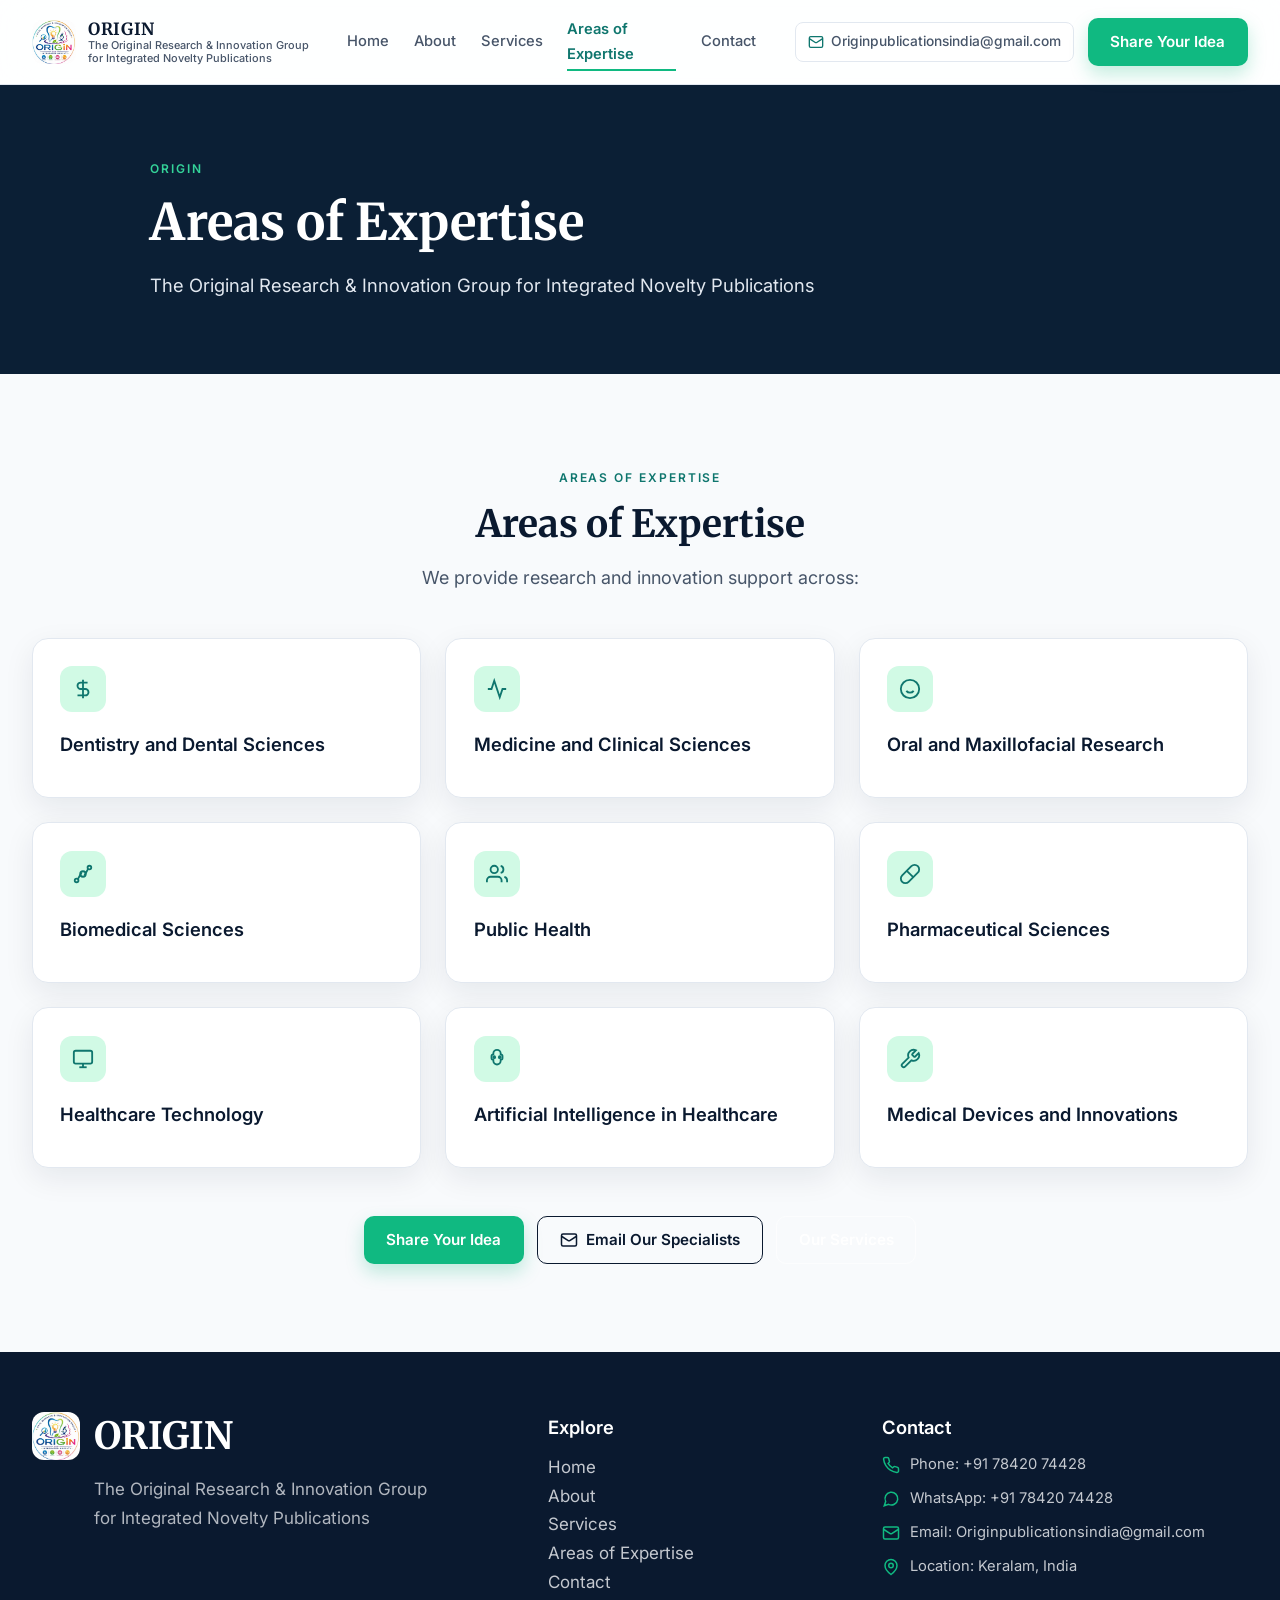
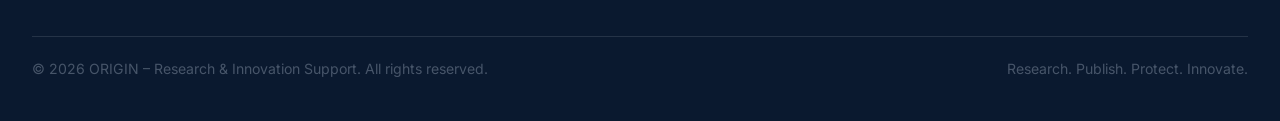
<file: expertise.html>
<!DOCTYPE html>
<html lang="en">
<head>
    <meta charset="UTF-8">
    <meta name="viewport" content="width=device-width, initial-scale=1.0">
    <title>Areas of Expertise | ORIGIN</title>
    <meta name="description" content="ORIGIN provides research and innovation support across dentistry, medicine, biomedical sciences, healthcare technology, artificial intelligence in healthcare, and medical devices.">
    <meta property="og:title" content="Areas of Expertise | ORIGIN">
    <meta property="og:description" content="ORIGIN provides research and innovation support across dentistry, medicine, biomedical sciences, healthcare technology, artificial intelligence in healthcare, and medical devices.">
    <meta property="og:type" content="website">
    <link rel="icon" href="assets/logo/origin-logo-placeholder.jpeg" type="image/jpeg">
    <link rel="preconnect" href="https://fonts.googleapis.com">
    <link rel="preconnect" href="https://fonts.gstatic.com" crossorigin>
    <link href="https://fonts.googleapis.com/css2?family=Inter:wght@400;500;600;700&family=Merriweather:ital,wght@0,400;0,700;1,400&display=swap" rel="stylesheet">
    <link rel="stylesheet" href="css/style.css">
</head>
<body>
    <a class="skip-link" href="#main">Skip to content</a>
    <header class="site-header">
        <div class="container header-inner">
            <a class="brand" href="index.html">
                <img src="assets/logo/origin-logo-placeholder.jpeg" width="44" height="44" alt="ORIGIN logo">
                <span class="brand-text">
                    <span class="brand-name">ORIGIN</span>
                    <span class="brand-tagline">The Original Research &amp; Innovation Group for Integrated Novelty Publications</span>
                </span>
            </a>
            <button class="nav-toggle" type="button" aria-controls="site-nav" aria-expanded="false" aria-label="Open menu">
                <span class="nav-toggle-bar"></span>
                <span class="nav-toggle-bar"></span>
                <span class="nav-toggle-bar"></span>
            </button>
            <nav class="site-nav" id="site-nav" aria-label="Primary">
                <ul class="nav-list">
                    <li><a href="index.html">Home</a></li>
                    <li><a href="about.html">About</a></li>
                    <li><a href="services.html">Services</a></li>
                    <li><a href="expertise.html" aria-current="page">Areas of Expertise</a></li>
                    <li><a href="contact.html">Contact</a></li>
                </ul>
                <div class="nav-actions">
                    <a class="header-email" href="mailto:Originpublicationsindia@gmail.com" title="Email ORIGIN Publications India: Originpublicationsindia@gmail.com" aria-label="Official Email: Originpublicationsindia@gmail.com">
                        <svg class="header-email-icon" viewBox="0 0 24 24" fill="none" stroke="currentColor" stroke-width="2" aria-hidden="true">
                            <rect width="20" height="16" x="2" y="4" rx="2"></rect>
                            <path d="m22 7-8.97 5.7a1.94 1.94 0 0 1-2.06 0L2 7"></path>
                        </svg>
                        <span class="header-email-text">Originpublicationsindia@gmail.com</span>
                    </a>
                    <a class="btn btn-primary nav-cta" href="contact.html">Share Your Idea</a>
                </div>
            </nav>
        </div>
    </header>
    <div class="nav-overlay" aria-hidden="true"></div>

    <main id="main">
        <section class="page-hero">
            <div class="container">
                <p class="eyebrow">ORIGIN</p>
                <h1>Areas of Expertise</h1>
                <p class="lede">The Original Research &amp; Innovation Group for Integrated Novelty Publications</p>
            </div>
        </section>

        <section class="section" aria-labelledby="expertise-heading">
            <div class="container">
                <div class="section-header centered reveal">
                    <p class="eyebrow">Areas of Expertise</p>
                    <h2 id="expertise-heading">Areas of Expertise</h2>
                    <p class="lede">We provide research and innovation support across:</p>
                </div>
                <div class="card-grid">
                    <article class="card reveal">
                        <div class="card-icon" aria-hidden="true">
                            <svg viewBox="0 0 24 24" fill="none" stroke="currentColor" stroke-width="2"><path d="M12 2v20M17 5H9.5a3.5 3.5 0 0 0 0 7h5a3.5 3.5 0 0 1 0 7H6"/></svg>
                        </div>
                        <h3>Dentistry and Dental Sciences</h3>
                    </article>

                    <article class="card reveal">
                        <div class="card-icon" aria-hidden="true">
                            <svg viewBox="0 0 24 24" fill="none" stroke="currentColor" stroke-width="2"><path d="M22 12h-4l-3 9L9 3l-3 9H2"/></svg>
                        </div>
                        <h3>Medicine and Clinical Sciences</h3>
                    </article>

                    <article class="card reveal">
                        <div class="card-icon" aria-hidden="true">
                            <svg viewBox="0 0 24 24" fill="none" stroke="currentColor" stroke-width="2"><circle cx="12" cy="12" r="10"/><path d="M8 14s1.5 2 4 2 4-2 4-2M9 9h.01M15 9h.01"/></svg>
                        </div>
                        <h3>Oral and Maxillofacial Research</h3>
                    </article>

                    <article class="card reveal">
                        <div class="card-icon" aria-hidden="true">
                            <svg viewBox="0 0 24 24" fill="none" stroke="currentColor" stroke-width="2"><circle cx="12" cy="12" r="3"/><circle cx="19" cy="5" r="2"/><circle cx="5" cy="19" r="2"/><path d="M10.4 10.4 6.4 17.6M13.6 13.6l4-7.2"/></svg>
                        </div>
                        <h3>Biomedical Sciences</h3>
                    </article>

                    <article class="card reveal">
                        <div class="card-icon" aria-hidden="true">
                            <svg viewBox="0 0 24 24" fill="none" stroke="currentColor" stroke-width="2"><path d="M17 21v-2a4 4 0 0 0-4-4H5a4 4 0 0 0-4 4v2"/><circle cx="9" cy="7" r="4"/><path d="M23 21v-2a4 4 0 0 0-3-3.87M16 3.13a4 4 0 0 1 0 7.75"/></svg>
                        </div>
                        <h3>Public Health</h3>
                    </article>

                    <article class="card reveal">
                        <div class="card-icon" aria-hidden="true">
                            <svg viewBox="0 0 24 24" fill="none" stroke="currentColor" stroke-width="2"><path d="m10.5 20.5 10-10a4.95 4.95 0 1 0-7-7l-10 10a4.95 4.95 0 1 0 7 7Z"/><path d="m8.5 8.5 7 7"/></svg>
                        </div>
                        <h3>Pharmaceutical Sciences</h3>
                    </article>

                    <article class="card reveal">
                        <div class="card-icon" aria-hidden="true">
                            <svg viewBox="0 0 24 24" fill="none" stroke="currentColor" stroke-width="2"><rect width="20" height="14" x="2" y="3" rx="2"/><line x1="8" x2="16" y1="21" y2="21"/><line x1="12" x2="12" y1="17" y2="21"/></svg>
                        </div>
                        <h3>Healthcare Technology</h3>
                    </article>

                    <article class="card reveal">
                        <div class="card-icon" aria-hidden="true">
                            <svg viewBox="0 0 24 24" fill="none" stroke="currentColor" stroke-width="2"><path d="M12 2a4 4 0 0 1 4 4v1a2 2 0 0 1 2 2v2a2 2 0 0 1-2 2v1a4 4 0 0 1-8 0v-1a2 2 0 0 1-2-2V9a2 2 0 0 1 2-2V6a4 4 0 0 1 4-4z"/><circle cx="9" cy="10" r="1"/><circle cx="15" cy="10" r="1"/></svg>
                        </div>
                        <h3>Artificial Intelligence in Healthcare</h3>
                    </article>

                    <article class="card reveal">
                        <div class="card-icon" aria-hidden="true">
                            <svg viewBox="0 0 24 24" fill="none" stroke="currentColor" stroke-width="2"><path d="M14.7 6.3a1 1 0 0 0 0 1.4l1.6 1.6a1 1 0 0 0 1.4 0l3.77-3.77a6 6 0 0 1-7.94 7.94l-6.91 6.91a2.12 2.12 0 0 1-3-3l6.91-6.91a6 6 0 0 1 7.94-7.94l-3.76 3.76z"/></svg>
                        </div>
                        <h3>Medical Devices and Innovations</h3>
                    </article>
                </div>
                <div class="hero-actions centered reveal" style="text-align: center; margin-top: 3rem; justify-content: center;">
                    <a class="btn btn-primary" href="contact.html">Share Your Idea</a>
                    <a class="btn btn-outline" href="mailto:Originpublicationsindia@gmail.com?subject=ORIGIN%20Publications%20%E2%80%93%20Domain%20Expertise%20Inquiry&amp;body=Dear%20ORIGIN%20Specialists%2C%0A%0AI%20would%20like%20to%20consult%20regarding%20research%20and%20innovation%20in%20my%20domain.%0A%0AField%20%2F%20Area%3A%20%0AProject%20Summary%3A%20%0A%0AThank%20you.">
                        <svg viewBox="0 0 24 24" width="18" height="18" fill="none" stroke="currentColor" stroke-width="2" aria-hidden="true"><rect width="20" height="16" x="2" y="4" rx="2"></rect><path d="m22 7-8.97 5.7a1.94 1.94 0 0 1-2.06 0L2 7"></path></svg>
                        Email Our Specialists
                    </a>
                    <a class="btn btn-secondary" href="services.html">Our Services</a>
                </div>
            </div>
        </section>
    </main>

    <footer class="site-footer">
        <div class="container footer-grid">
            <div>
                <div class="footer-brand">
                    <img src="assets/logo/origin-logo-placeholder.jpeg" width="48" height="48" alt="ORIGIN logo">
                    <div>
                        <h2>ORIGIN</h2>
                        <p>The Original Research &amp; Innovation Group<br>for Integrated Novelty Publications</p>
                    </div>
                </div>
            </div>
            <div>
                <h3>Explore</h3>
                <ul class="footer-links">
                    <li><a href="index.html">Home</a></li>
                    <li><a href="about.html">About</a></li>
                    <li><a href="services.html">Services</a></li>
                    <li><a href="expertise.html">Areas of Expertise</a></li>
                    <li><a href="contact.html">Contact</a></li>
                </ul>
            </div>
            <div>
                <h3>Contact</h3>
                <ul class="footer-contact">
                    <li class="footer-contact-item">
                        <svg class="footer-contact-icon" viewBox="0 0 24 24" fill="none" stroke="currentColor" stroke-width="2" aria-hidden="true"><path d="M22 16.92v3a2 2 0 0 1-2.18 2 19.79 19.79 0 0 1-8.63-3.07 19.5 19.5 0 0 1-6-6 19.79 19.79 0 0 1-3.07-8.67A2 2 0 0 1 4.11 2h3a2 2 0 0 1 2 1.72 12.84 12.84 0 0 0 .7 2.81 2 2 0 0 1-.45 2.11L8.09 9.91a16 16 0 0 0 6 6l1.27-1.27a2 2 0 0 1 2.11-.45 12.84 12.84 0 0 0 2.81.7A2 2 0 0 1 22 16.92z"></path></svg>
                        <span>Phone: <a href="tel:+917842074428">+91 78420 74428</a></span>
                    </li>
                    <li class="footer-contact-item">
                        <svg class="footer-contact-icon" viewBox="0 0 24 24" fill="none" stroke="currentColor" stroke-width="2" aria-hidden="true"><path d="m3 21 1.9-5.7a8.5 8.5 0 1 1 3.8 3.8z"></path></svg>
                        <span>WhatsApp: <a href="https://wa.me/917842074428" target="_blank" rel="noopener noreferrer">+91 78420 74428</a></span>
                    </li>
                    <li class="footer-contact-item footer-email-item">
                        <svg class="footer-contact-icon" viewBox="0 0 24 24" fill="none" stroke="currentColor" stroke-width="2" aria-hidden="true"><rect width="20" height="16" x="2" y="4" rx="2"></rect><path d="m22 7-8.97 5.7a1.94 1.94 0 0 1-2.06 0L2 7"></path></svg>
                        <span>Email: <a href="mailto:Originpublicationsindia@gmail.com" class="footer-email-link">Originpublicationsindia@gmail.com</a></span>
                    </li>
                    <li class="footer-contact-item">
                        <svg class="footer-contact-icon" viewBox="0 0 24 24" fill="none" stroke="currentColor" stroke-width="2" aria-hidden="true"><path d="M20 10c0 6-8 12-8 12s-8-6-8-12a8 8 0 0 1 16 0Z"></path><circle cx="12" cy="10" r="3"></circle></svg>
                        <span>Location: Keralam, India</span>
                    </li>
                </ul>
            </div>
        </div>
        <div class="container footer-bottom">
            <p>&copy; 2026 ORIGIN – Research &amp; Innovation Support. All rights reserved.</p>
            <p>Research. Publish. Protect. Innovate.</p>
        </div>
    </footer>
    <script src="js/script.js"></script>
</body>
</html>
</file>
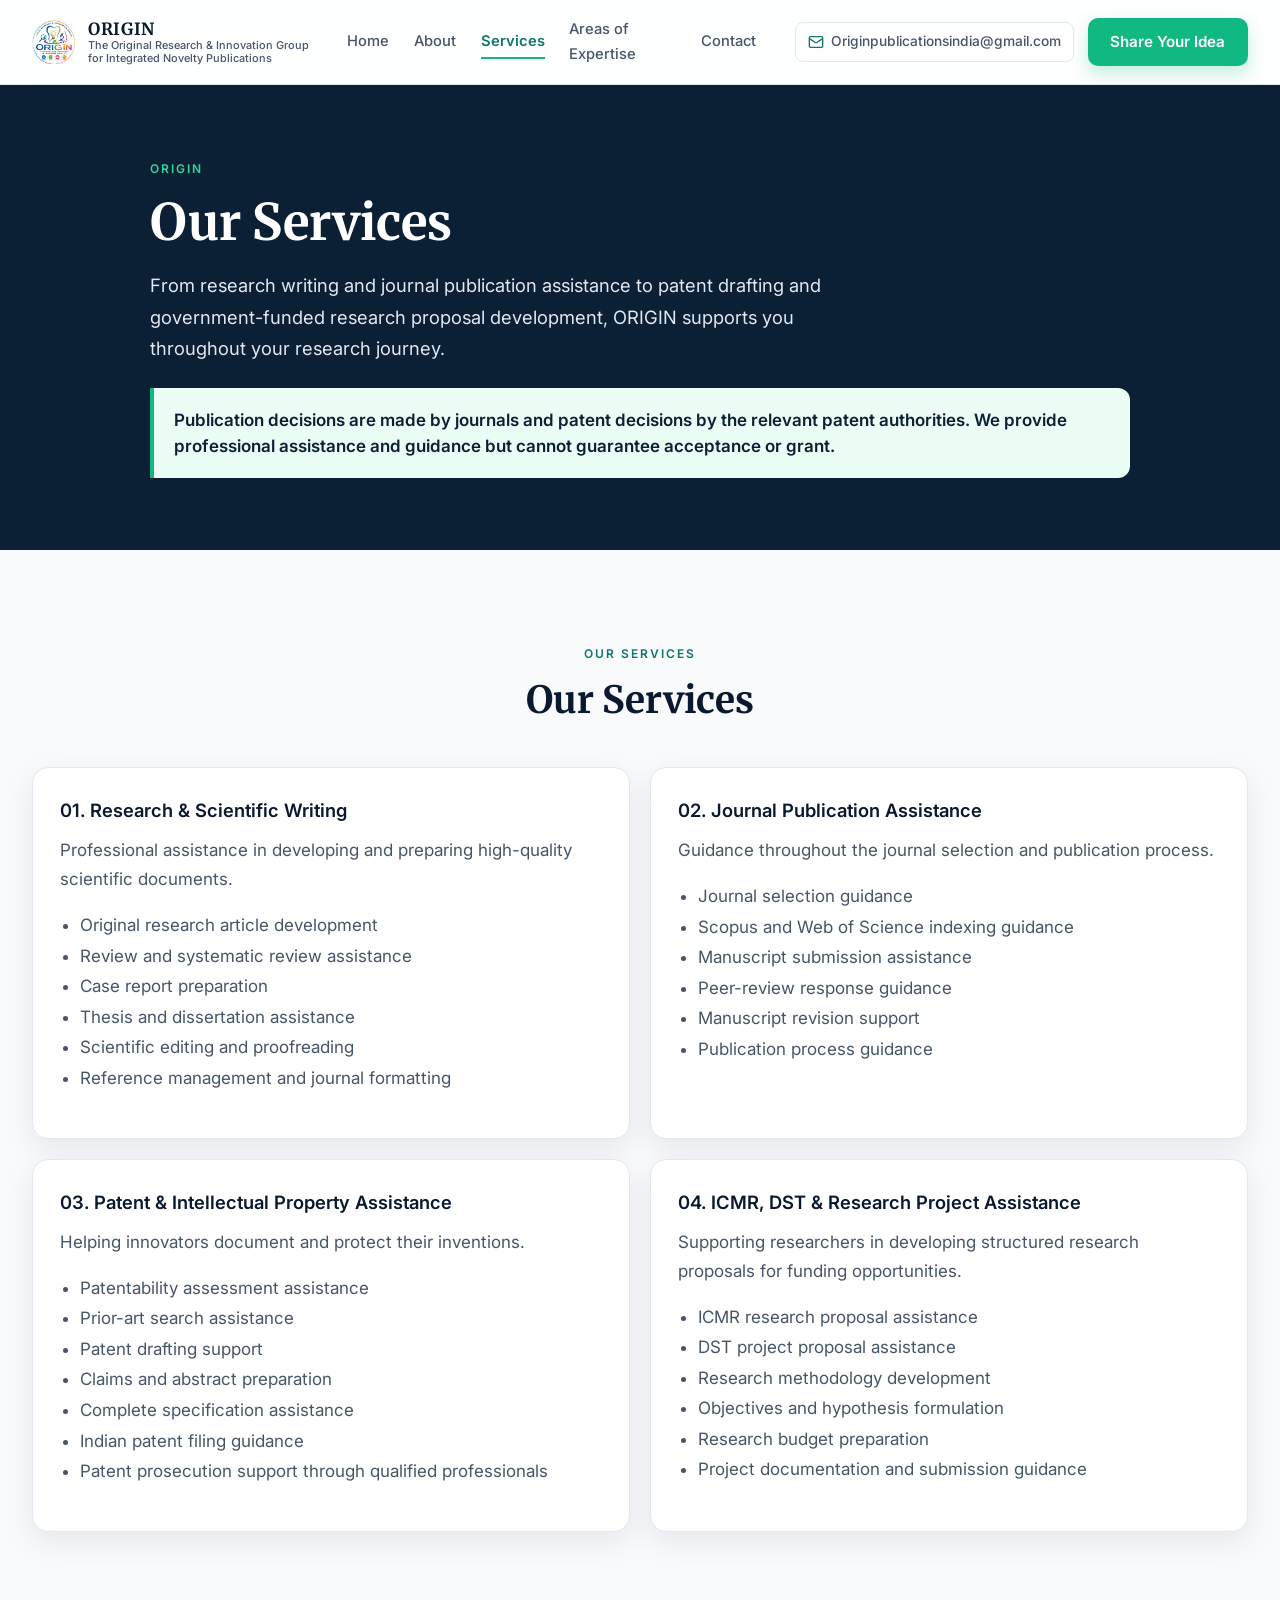
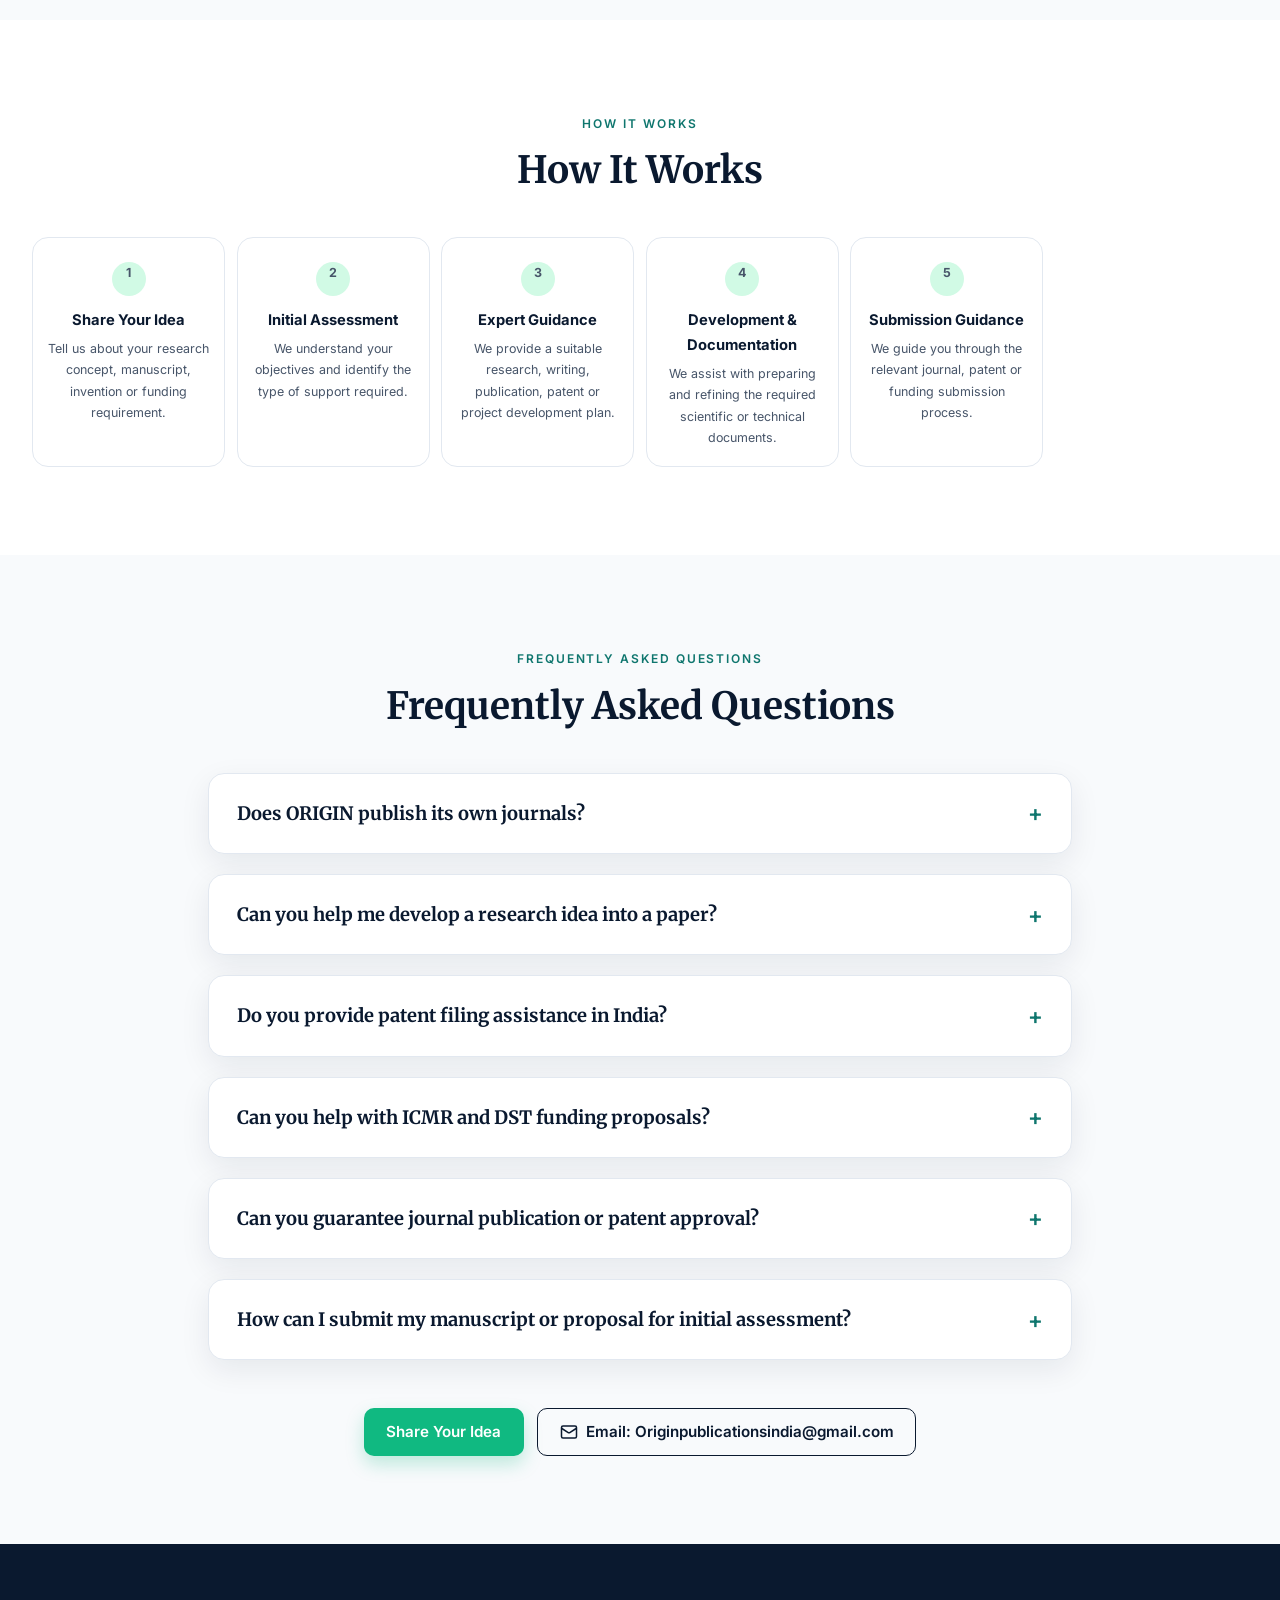
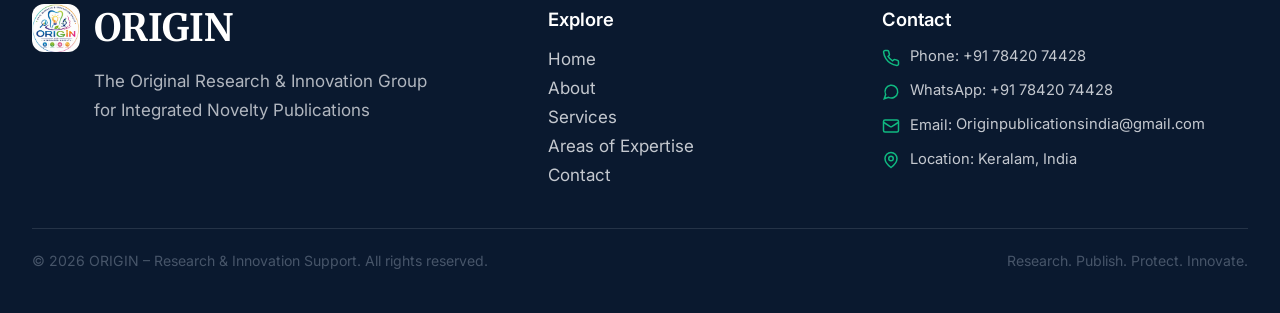
<file: services.html>
<!DOCTYPE html>
<html lang="en">
<head>
    <meta charset="UTF-8">
    <meta name="viewport" content="width=device-width, initial-scale=1.0">
    <title>Our Services | ORIGIN</title>
    <meta name="description" content="Professional guidance and support in research development, scientific manuscript preparation, patent documentation and research grant proposals.">
    <meta property="og:title" content="Our Services | ORIGIN">
    <meta property="og:description" content="Professional guidance and support in research development, scientific manuscript preparation, patent documentation and research grant proposals.">
    <meta property="og:type" content="website">
    <link rel="icon" href="assets/logo/origin-logo-placeholder.jpeg" type="image/jpeg">
    <link rel="preconnect" href="https://fonts.googleapis.com">
    <link rel="preconnect" href="https://fonts.gstatic.com" crossorigin>
    <link href="https://fonts.googleapis.com/css2?family=Inter:wght@400;500;600;700&family=Merriweather:ital,wght@0,400;0,700;1,400&display=swap" rel="stylesheet">
    <link rel="stylesheet" href="css/style.css">
</head>
<body>
    <a class="skip-link" href="#main">Skip to content</a>
    <header class="site-header">
        <div class="container header-inner">
            <a class="brand" href="index.html">
                <img src="assets/logo/origin-logo-placeholder.jpeg" width="44" height="44" alt="ORIGIN logo">
                <span class="brand-text">
                    <span class="brand-name">ORIGIN</span>
                    <span class="brand-tagline">The Original Research &amp; Innovation Group for Integrated Novelty Publications</span>
                </span>
            </a>
            <button class="nav-toggle" type="button" aria-controls="site-nav" aria-expanded="false" aria-label="Open menu">
                <span class="nav-toggle-bar"></span>
                <span class="nav-toggle-bar"></span>
                <span class="nav-toggle-bar"></span>
            </button>
            <nav class="site-nav" id="site-nav" aria-label="Primary">
                <ul class="nav-list">
                    <li><a href="index.html">Home</a></li>
                    <li><a href="about.html">About</a></li>
                    <li><a href="services.html" aria-current="page">Services</a></li>
                    <li><a href="expertise.html">Areas of Expertise</a></li>
                    <li><a href="contact.html">Contact</a></li>
                </ul>
                <div class="nav-actions">
                    <a class="header-email" href="mailto:Originpublicationsindia@gmail.com" title="Email ORIGIN Publications India: Originpublicationsindia@gmail.com" aria-label="Official Email: Originpublicationsindia@gmail.com">
                        <svg class="header-email-icon" viewBox="0 0 24 24" fill="none" stroke="currentColor" stroke-width="2" aria-hidden="true">
                            <rect width="20" height="16" x="2" y="4" rx="2"></rect>
                            <path d="m22 7-8.97 5.7a1.94 1.94 0 0 1-2.06 0L2 7"></path>
                        </svg>
                        <span class="header-email-text">Originpublicationsindia@gmail.com</span>
                    </a>
                    <a class="btn btn-primary nav-cta" href="contact.html">Share Your Idea</a>
                </div>
            </nav>
        </div>
    </header>
    <div class="nav-overlay" aria-hidden="true"></div>

    <main id="main">
        <section class="page-hero">
            <div class="container">
                <p class="eyebrow">ORIGIN</p>
                <h1>Our Services</h1>
                <p class="lede">From research writing and journal publication assistance to patent drafting and government-funded research proposal development, ORIGIN supports you throughout your research journey.</p>
                <p class="highlight-box">Publication decisions are made by journals and patent decisions by the relevant patent authorities. We provide professional assistance and guidance but cannot guarantee acceptance or grant.</p>
            </div>
        </section>

        <section class="section" aria-labelledby="services-list-heading">
            <div class="container">
                <div class="section-header centered reveal">
                    <p class="eyebrow">Our Services</p>
                    <h2 id="services-list-heading">Our Services</h2>
                </div>
                <div class="ethics-grid">
                    <article class="card reveal">
                        <h3>01. Research &amp; Scientific Writing</h3>
                        <p>Professional assistance in developing and preparing high-quality scientific documents.</p>
                        <ul style="list-style: disc; padding-left: 1.25rem; margin-top: 1rem; color: var(--muted); line-height: 1.8;">
                            <li>Original research article development</li>
                            <li>Review and systematic review assistance</li>
                            <li>Case report preparation</li>
                            <li>Thesis and dissertation assistance</li>
                            <li>Scientific editing and proofreading</li>
                            <li>Reference management and journal formatting</li>
                        </ul>
                    </article>

                    <article class="card reveal">
                        <h3>02. Journal Publication Assistance</h3>
                        <p>Guidance throughout the journal selection and publication process.</p>
                        <ul style="list-style: disc; padding-left: 1.25rem; margin-top: 1rem; color: var(--muted); line-height: 1.8;">
                            <li>Journal selection guidance</li>
                            <li>Scopus and Web of Science indexing guidance</li>
                            <li>Manuscript submission assistance</li>
                            <li>Peer-review response guidance</li>
                            <li>Manuscript revision support</li>
                            <li>Publication process guidance</li>
                        </ul>
                    </article>

                    <article class="card reveal">
                        <h3>03. Patent &amp; Intellectual Property Assistance</h3>
                        <p>Helping innovators document and protect their inventions.</p>
                        <ul style="list-style: disc; padding-left: 1.25rem; margin-top: 1rem; color: var(--muted); line-height: 1.8;">
                            <li>Patentability assessment assistance</li>
                            <li>Prior-art search assistance</li>
                            <li>Patent drafting support</li>
                            <li>Claims and abstract preparation</li>
                            <li>Complete specification assistance</li>
                            <li>Indian patent filing guidance</li>
                            <li>Patent prosecution support through qualified professionals</li>
                        </ul>
                    </article>

                    <article class="card reveal">
                        <h3>04. ICMR, DST &amp; Research Project Assistance</h3>
                        <p>Supporting researchers in developing structured research proposals for funding opportunities.</p>
                        <ul style="list-style: disc; padding-left: 1.25rem; margin-top: 1rem; color: var(--muted); line-height: 1.8;">
                            <li>ICMR research proposal assistance</li>
                            <li>DST project proposal assistance</li>
                            <li>Research methodology development</li>
                            <li>Objectives and hypothesis formulation</li>
                            <li>Research budget preparation</li>
                            <li>Project documentation and submission guidance</li>
                        </ul>
                    </article>
                </div>
            </div>
        </section>

        <section class="section section-alt" aria-labelledby="how-it-works-heading">
            <div class="container">
                <div class="section-header centered reveal">
                    <p class="eyebrow">How It Works</p>
                    <h2 id="how-it-works-heading">How It Works</h2>
                </div>
                <ol class="process">
                    <li class="process-step">
                        <span class="process-index">1</span>
                        <strong>Share Your Idea</strong>
                        <span>Tell us about your research concept, manuscript, invention or funding requirement.</span>
                    </li>
                    <li class="process-step">
                        <span class="process-index">2</span>
                        <strong>Initial Assessment</strong>
                        <span>We understand your objectives and identify the type of support required.</span>
                    </li>
                    <li class="process-step">
                        <span class="process-index">3</span>
                        <strong>Expert Guidance</strong>
                        <span>We provide a suitable research, writing, publication, patent or project development plan.</span>
                    </li>
                    <li class="process-step">
                        <span class="process-index">4</span>
                        <strong>Development &amp; Documentation</strong>
                        <span>We assist with preparing and refining the required scientific or technical documents.</span>
                    </li>
                    <li class="process-step">
                        <span class="process-index">5</span>
                        <strong>Submission Guidance</strong>
                        <span>We guide you through the relevant journal, patent or funding submission process.</span>
                    </li>
                </ol>
            </div>
        </section>

        <section class="section" aria-labelledby="faq-heading">
            <div class="container">
                <div class="section-header centered reveal">
                    <p class="eyebrow">Frequently Asked Questions</p>
                    <h2 id="faq-heading">Frequently Asked Questions</h2>
                </div>
                <div class="faq-list">
                    <details class="faq-item reveal">
                        <summary>Does ORIGIN publish its own journals?</summary>
                        <p>No. ORIGIN is a research and innovation assistance organization. We help researchers prepare manuscripts and navigate the journal publication process.</p>
                    </details>
                    <details class="faq-item reveal">
                        <summary>Can you help me develop a research idea into a paper?</summary>
                        <p>Yes. We can assist with research planning, methodology, scientific writing, editing and manuscript preparation, based on genuine research and available data.</p>
                    </details>
                    <details class="faq-item reveal">
                        <summary>Do you provide patent filing assistance in India?</summary>
                        <p>Yes. We provide patent documentation and filing guidance, with prosecution or legal representation handled through appropriately qualified registered patent professionals where required.</p>
                    </details>
                    <details class="faq-item reveal">
                        <summary>Can you help with ICMR and DST funding proposals?</summary>
                        <p>Yes. We assist with proposal development, research objectives, methodology, budget preparation and documentation.</p>
                    </details>
                    <details class="faq-item reveal">
                        <summary>Can you guarantee journal publication or patent approval?</summary>
                        <p>No. Publication decisions are made by journals and patent decisions by the relevant patent authorities. We provide professional assistance and guidance but cannot guarantee acceptance or grant.</p>
                    </details>
                    <details class="faq-item reveal">
                        <summary>How can I submit my manuscript or proposal for initial assessment?</summary>
                        <p>You can share your inquiry using our online contact form or email your abstract, manuscript draft, or research concept directly to our editorial and research support desk at <a href="mailto:Originpublicationsindia@gmail.com?subject=ORIGIN%20Publications%20%E2%80%93%20Manuscript%20%2F%20Proposal%20Assessment&amp;body=Dear%20ORIGIN%20Publications%20Team%2C%0A%0AI%20would%20like%20to%20request%20an%20initial%20assessment%20for%20my%20manuscript%20%2F%20research%20proposal.%0A%0ATitle%3A%20%0AService%20Needed%3A%20%0A%0AThank%20you." class="text-link">Originpublicationsindia@gmail.com</a>. Our academic team will review your requirements and provide structured guidance.</p>
                    </details>
                </div>
                <div class="hero-actions centered reveal" style="text-align: center; margin-top: 3rem; justify-content: center;">
                    <a class="btn btn-primary" href="contact.html">Share Your Idea</a>
                    <a class="btn btn-outline" href="mailto:Originpublicationsindia@gmail.com?subject=ORIGIN%20Publications%20%E2%80%93%20Service%20Inquiry&amp;body=Dear%20ORIGIN%20Publications%20Team%2C%0A%0AI%20would%20like%20to%20inquire%20about%20your%20services.%0A%0APlease%20provide%20further%20details.%0A%0AThank%20you.">
                        <svg viewBox="0 0 24 24" width="18" height="18" fill="none" stroke="currentColor" stroke-width="2" aria-hidden="true"><rect width="20" height="16" x="2" y="4" rx="2"></rect><path d="m22 7-8.97 5.7a1.94 1.94 0 0 1-2.06 0L2 7"></path></svg>
                        Email: Originpublicationsindia@gmail.com
                    </a>
                </div>
            </div>
        </section>
    </main>

    <footer class="site-footer">
        <div class="container footer-grid">
            <div>
                <div class="footer-brand">
                    <img src="assets/logo/origin-logo-placeholder.jpeg" width="48" height="48" alt="ORIGIN logo">
                    <div>
                        <h2>ORIGIN</h2>
                        <p>The Original Research &amp; Innovation Group<br>for Integrated Novelty Publications</p>
                    </div>
                </div>
            </div>
            <div>
                <h3>Explore</h3>
                <ul class="footer-links">
                    <li><a href="index.html">Home</a></li>
                    <li><a href="about.html">About</a></li>
                    <li><a href="services.html">Services</a></li>
                    <li><a href="expertise.html">Areas of Expertise</a></li>
                    <li><a href="contact.html">Contact</a></li>
                </ul>
            </div>
            <div>
                <h3>Contact</h3>
                <ul class="footer-contact">
                    <li class="footer-contact-item">
                        <svg class="footer-contact-icon" viewBox="0 0 24 24" fill="none" stroke="currentColor" stroke-width="2" aria-hidden="true"><path d="M22 16.92v3a2 2 0 0 1-2.18 2 19.79 19.79 0 0 1-8.63-3.07 19.5 19.5 0 0 1-6-6 19.79 19.79 0 0 1-3.07-8.67A2 2 0 0 1 4.11 2h3a2 2 0 0 1 2 1.72 12.84 12.84 0 0 0 .7 2.81 2 2 0 0 1-.45 2.11L8.09 9.91a16 16 0 0 0 6 6l1.27-1.27a2 2 0 0 1 2.11-.45 12.84 12.84 0 0 0 2.81.7A2 2 0 0 1 22 16.92z"></path></svg>
                        <span>Phone: <a href="tel:+917842074428">+91 78420 74428</a></span>
                    </li>
                    <li class="footer-contact-item">
                        <svg class="footer-contact-icon" viewBox="0 0 24 24" fill="none" stroke="currentColor" stroke-width="2" aria-hidden="true"><path d="m3 21 1.9-5.7a8.5 8.5 0 1 1 3.8 3.8z"></path></svg>
                        <span>WhatsApp: <a href="https://wa.me/917842074428" target="_blank" rel="noopener noreferrer">+91 78420 74428</a></span>
                    </li>
                    <li class="footer-contact-item footer-email-item">
                        <svg class="footer-contact-icon" viewBox="0 0 24 24" fill="none" stroke="currentColor" stroke-width="2" aria-hidden="true"><rect width="20" height="16" x="2" y="4" rx="2"></rect><path d="m22 7-8.97 5.7a1.94 1.94 0 0 1-2.06 0L2 7"></path></svg>
                        <span>Email: <a href="mailto:Originpublicationsindia@gmail.com" class="footer-email-link">Originpublicationsindia@gmail.com</a></span>
                    </li>
                    <li class="footer-contact-item">
                        <svg class="footer-contact-icon" viewBox="0 0 24 24" fill="none" stroke="currentColor" stroke-width="2" aria-hidden="true"><path d="M20 10c0 6-8 12-8 12s-8-6-8-12a8 8 0 0 1 16 0Z"></path><circle cx="12" cy="10" r="3"></circle></svg>
                        <span>Location: Keralam, India</span>
                    </li>
                </ul>
            </div>
        </div>
        <div class="container footer-bottom">
            <p>&copy; 2026 ORIGIN – Research &amp; Innovation Support. All rights reserved.</p>
            <p>Research. Publish. Protect. Innovate.</p>
        </div>
    </footer>
    <script src="js/script.js"></script>
</body>
</html>
</file>
<file: css/style.css>
/* ==========================================================================
   ORIGIN — Original Research & Innovation Group
   Academic publishing design system
   ========================================================================== */

:root {
    --primary: #0A192F;
    --secondary: #112A46;
    --accent: #10B981;
    --teal: #0F766E;
    --background: #F8FAFC;
    --white: #FFFFFF;
    --text: #0F172A;
    --muted: #475569;
    --border: #E2E8F0;
    --accent-soft: #D1FAE5;
    --header-h: 84px;
    --radius: 16px;
    --shadow: 0 10px 30px rgba(10, 25, 47, 0.08);
    --shadow-hover: 0 16px 40px rgba(10, 25, 47, 0.14);
    --font-ui: "Inter", Arial, Helvetica, sans-serif;
    --font-editorial: "Merriweather", Georgia, serif;
    --max: 1680px;
    --ease: 0.22s ease;
}

*,
*::before,
*::after {
    box-sizing: border-box;
}

html {
    scroll-behavior: smooth;
    width: 100%;
    max-width: 100%;
}

body {
    margin: 0;
    font-family: var(--font-ui);
    font-size: 1.0625rem;
    line-height: 1.7;
    color: var(--text);
    background: var(--background);
    min-height: 100%;
    width: 100%;
    max-width: 100%;
}

img {
    max-width: 100%;
    height: auto;
    display: block;
}

a {
    color: var(--teal);
    text-decoration: none;
}

a:hover {
    color: var(--accent);
}

:focus-visible {
    outline: 3px solid var(--accent);
    outline-offset: 3px;
}

.skip-link {
    position: absolute;
    left: 1rem;
    top: -4rem;
    z-index: 2000;
    background: var(--accent);
    color: var(--primary);
    font-weight: 600;
    padding: 0.7rem 1rem;
    border-radius: 8px;
}

.skip-link:focus {
    top: 1rem;
    color: var(--primary);
}

.container {
    width: min(100% - 4rem, var(--max));
    margin-inline: auto;
    padding: 0;
}

.section {
    width: 100%;
    padding: 5.5rem 0;
}

.section-alt {
    background: var(--white);
}

.section-header {
    max-width: 720px;
    margin-bottom: 2.75rem;
}

.section-header.centered {
    margin-left: auto;
    margin-right: auto;
    text-align: center;
}

.eyebrow {
    display: inline-block;
    font-family: var(--font-ui);
    font-size: 0.75rem;
    font-weight: 600;
    letter-spacing: 0.16em;
    text-transform: uppercase;
    color: var(--teal);
    margin-bottom: 0.75rem;
}

h1,
h2,
.editorial {
    font-family: var(--font-editorial);
    font-weight: 700;
    line-height: 1.25;
    color: var(--primary);
}

h1 {
    font-size: clamp(2rem, 4vw, 3.15rem);
    margin: 0 0 1rem;
}

h2 {
    font-size: clamp(1.6rem, 3vw, 2.35rem);
    margin: 0 0 1rem;
}

h3 {
    font-family: var(--font-ui);
    font-size: 1.15rem;
    font-weight: 600;
    margin: 0 0 0.6rem;
    color: var(--primary);
}

p {
    margin: 0 0 1rem;
    color: var(--muted);
}

.lede {
    font-size: 1.125rem;
    max-width: 46rem;
}

/* --------------------------------------------------------------------------
   Buttons
   -------------------------------------------------------------------------- */

.btn {
    display: inline-flex;
    align-items: center;
    justify-content: center;
    gap: 0.5rem;
    min-height: 48px;
    padding: 0.75rem 1.35rem;
    border-radius: 10px;
    border: 1.5px solid transparent;
    font-family: var(--font-ui);
    font-size: 0.95rem;
    font-weight: 600;
    line-height: 1.2;
    cursor: pointer;
    transition: background var(--ease), color var(--ease), border-color var(--ease), transform var(--ease), box-shadow var(--ease);
}

.btn:hover {
    transform: translateY(-1px);
}

.btn-primary {
    background: var(--accent);
    color: var(--white);
    box-shadow: 0 8px 18px rgba(16, 185, 129, 0.25);
}

.btn-primary:hover {
    background: #059669;
    color: var(--white);
}

.btn-secondary {
    background: transparent;
    color: var(--white);
    border-color: rgba(255, 255, 255, 0.65);
}

.btn-secondary:hover {
    background: rgba(255, 255, 255, 0.08);
    color: var(--white);
}

.btn-outline {
    background: transparent;
    color: var(--primary);
    border-color: var(--primary);
}

.btn-outline:hover {
    background: var(--primary);
    color: var(--white);
}

.btn-ghost {
    background: var(--white);
    color: var(--primary);
    border-color: var(--border);
}

.hero-actions,
.cta-actions {
    display: flex;
    flex-wrap: wrap;
    gap: 0.85rem;
    margin-top: 1.75rem;
}

/* --------------------------------------------------------------------------
   Header
   -------------------------------------------------------------------------- */

.site-header {
    position: sticky;
    top: 0;
    z-index: 1200;
    width: 100%;
    min-height: var(--header-h);
    background: rgba(255, 255, 255, 0.86);
    backdrop-filter: blur(16px);
    -webkit-backdrop-filter: blur(16px);
    border-bottom: 1px solid var(--border);
}

.header-inner {
    display: flex;
    align-items: center;
    justify-content: space-between;
    gap: 1.5rem;
    min-height: var(--header-h);
}

.brand {
    display: flex;
    align-items: center;
    gap: 0.75rem;
    color: var(--primary);
    flex-shrink: 0;
}

.brand:hover {
    color: var(--primary);
}

.brand img,
.brand-mark {
    width: 44px;
    height: 44px;
    border-radius: 10px;
}

.brand-text {
    display: flex;
    flex-direction: column;
    line-height: 1.15;
}

.brand-name {
    font-family: var(--font-editorial);
    font-size: 1.05rem;
    font-weight: 700;
    letter-spacing: 0.04em;
}

.brand-tagline {
    font-size: 0.68rem;
    color: var(--muted);
    font-weight: 500;
    max-width: 14rem;
}

.nav-toggle {
    display: none;
    width: 44px;
    height: 44px;
    border: 1px solid var(--border);
    border-radius: 10px;
    background: var(--white);
    cursor: pointer;
    padding: 0;
    align-items: center;
    justify-content: center;
    flex-direction: column;
    gap: 5px;
}

.nav-toggle-bar {
    display: block;
    width: 18px;
    height: 2px;
    background: var(--primary);
    transition: transform var(--ease), opacity var(--ease);
}

.nav-toggle[aria-expanded="true"] .nav-toggle-bar:nth-child(1) {
    transform: translateY(7px) rotate(45deg);
}

.nav-toggle[aria-expanded="true"] .nav-toggle-bar:nth-child(2) {
    opacity: 0;
}

.nav-toggle[aria-expanded="true"] .nav-toggle-bar:nth-child(3) {
    transform: translateY(-7px) rotate(-45deg);
}

.site-nav {
    display: flex;
    align-items: center;
    gap: 1.75rem;
}

.nav-list {
    display: flex;
    align-items: center;
    gap: 0.15rem;
    list-style: none;
    margin: 0;
    padding: 0;
}

.nav-list a {
    position: relative;
    display: inline-block;
    padding: 0.55rem 0.7rem;
    color: var(--muted);
    font-size: 0.92rem;
    font-weight: 500;
}

.nav-list a::after {
    content: "";
    position: absolute;
    left: 0.7rem;
    right: 0.7rem;
    bottom: 0.3rem;
    height: 2px;
    background: var(--accent);
    transform: scaleX(0);
    transform-origin: left;
    transition: transform var(--ease);
}

.nav-list a:hover,
.nav-list a:focus-visible {
    color: var(--primary);
}

.nav-list a:hover::after,
.nav-list a[aria-current="page"]::after {
    transform: scaleX(1);
}

.nav-list a[aria-current="page"] {
    color: var(--teal);
    font-weight: 600;
}

.nav-cta {
    white-space: nowrap;
}

.nav-actions {
    display: flex;
    align-items: center;
    gap: 0.85rem;
    flex-shrink: 0;
}

.header-email {
    display: inline-flex;
    align-items: center;
    gap: 0.45rem;
    padding: 0.45rem 0.75rem;
    font-size: 0.86rem;
    font-weight: 500;
    color: var(--muted);
    border: 1px solid var(--border);
    border-radius: 8px;
    background: var(--white);
    transition: color var(--ease), border-color var(--ease), background var(--ease), box-shadow var(--ease);
    text-decoration: none;
    white-space: nowrap;
}

.header-email:hover,
.header-email:focus-visible {
    color: var(--teal);
    border-color: var(--teal);
    background: #f0fdfa;
    box-shadow: 0 2px 6px rgba(15, 118, 110, 0.08);
}

.header-email-icon {
    width: 16px;
    height: 16px;
    flex-shrink: 0;
    color: var(--teal);
}

.header-email-text {
    display: inline;
}

.nav-overlay {
    display: none;
}

/* --------------------------------------------------------------------------
   Page heroes
   -------------------------------------------------------------------------- */

.hero,
.page-hero {
    width: 100%;
    background-color: #0B1F35;
    background: #0B1F35;
    color: var(--white);
}

.hero {
    min-height: 75vh;
    display: flex;
    align-items: center;
    padding: 4.5rem 0 5rem;
    position: relative;
    overflow: hidden;
}

.hero::before {
    content: "";
    position: absolute;
    inset: 0;
    background-image:
        linear-gradient(rgba(255, 255, 255, 0.04) 1px, transparent 1px),
        linear-gradient(90deg, rgba(255, 255, 255, 0.04) 1px, transparent 1px);
    background-size: 42px 42px;
    pointer-events: none;
}

.hero-grid {
    position: relative;
    display: grid;
    grid-template-columns: minmax(0, 1.05fr) minmax(0, 0.95fr);
    gap: 3.5rem;
    align-items: center;
}

.hero-grid > *,
.split > *,
.card,
.media-frame {
    min-width: 0;
}

.hero-copy {
    position: relative;
    z-index: 1;
}

.hero .eyebrow,
.page-hero .eyebrow {
    color: #34D399;
}

.hero h1,
.page-hero h1 {
    color: #FFFFFF;
}

.hero .editorial {
    font-family: var(--font-editorial);
    font-size: clamp(1.15rem, 2vw, 1.35rem);
    font-weight: 700;
    font-style: italic;
    line-height: 1.35;
    color: #FFFFFF;
    margin: 0 0 1.25rem;
}

.hero .lede,
.page-hero .lede {
    font-size: clamp(1.05rem, 1.6vw, 1.15rem);
    line-height: 1.7;
    color: #E2E8F0;
    margin: 0 0 1rem;
}

.hero .hero-desc,
.hero-copy p {
    color: #CBD5E1;
    font-size: 1.025rem;
    line-height: 1.7;
    margin: 0 0 1.25rem;
}

.hero-copy .eyebrow {
    color: #34D399;
    margin-bottom: 0.75rem;
}

.hero-copy .editorial {
    color: #FFFFFF;
}

.hero-copy .lede {
    color: #E2E8F0;
}

.hero-copy .highlight-box {
    margin-top: 1.35rem;
    margin-bottom: 0;
    padding: 1.05rem 1.25rem;
    border-left: 4px solid var(--accent);
    background: #ECFDF5;
    border-radius: 0 12px 12px 0;
    color: #0B1F35;
    font-weight: 600;
    font-size: 1rem;
    line-height: 1.5;
}

.hero em {
    font-style: italic;
    color: #34D399;
}

.page-hero {
    padding: 4.25rem 0 3.5rem;
}

.page-hero .container {
    max-width: 980px;
}

/* --------------------------------------------------------------------------
   Media frames
   -------------------------------------------------------------------------- */

.media-frame {
    position: relative;
    border-radius: var(--radius);
    overflow: hidden;
    border: 1px solid rgba(226, 232, 240, 0.18);
    box-shadow: var(--shadow);
    background: var(--secondary);
}

.media-frame img {
    width: 100%;
    height: 100%;
    object-fit: cover;
    min-height: 280px;
    transition: transform 0.6s ease;
}

.media-frame:hover img {
    transform: scale(1.04);
}

.hero-visual .media-frame img {
    min-height: 420px;
}

/* --------------------------------------------------------------------------
   Trust strip
   -------------------------------------------------------------------------- */

.trust-strip {
    width: 100%;
    background: var(--white);
    border-bottom: 1px solid var(--border);
}

.trust-grid {
    display: grid;
    grid-template-columns: repeat(5, minmax(0, 1fr));
    gap: 0.75rem;
    padding: 1.35rem 0;
}

.trust-item {
    display: flex;
    align-items: center;
    gap: 0.7rem;
    padding: 0.65rem 0.4rem;
    font-size: 0.9rem;
    font-weight: 600;
    color: var(--primary);
}

.trust-icon {
    width: 36px;
    height: 36px;
    flex-shrink: 0;
    border-radius: 9px;
    background: var(--accent-soft);
    color: var(--teal);
    display: grid;
    place-items: center;
}

.trust-icon svg {
    width: 18px;
    height: 18px;
}

/* --------------------------------------------------------------------------
   Split / about
   -------------------------------------------------------------------------- */

.split {
    display: grid;
    grid-template-columns: minmax(0, 1fr) minmax(0, 1fr);
    gap: 3.5rem;
    align-items: center;
}

.highlight-box {
    margin-top: 1.5rem;
    padding: 1.15rem 1.25rem;
    border-left: 4px solid var(--accent);
    background: #ECFDF5;
    border-radius: 0 12px 12px 0;
    color: #0B1F35;
    font-weight: 600;
    line-height: 1.55;
}

/* --------------------------------------------------------------------------
   Cards
   -------------------------------------------------------------------------- */

.card-grid {
    display: grid;
    grid-template-columns: repeat(3, minmax(0, 1fr));
    gap: 1.5rem;
}

.card {
    background: var(--white);
    border: 1px solid var(--border);
    border-radius: var(--radius);
    box-shadow: var(--shadow);
    padding: 1.7rem;
    transition: transform var(--ease), box-shadow var(--ease);
}

.card:hover {
    transform: translateY(-4px);
    box-shadow: var(--shadow-hover);
}

.card-icon {
    width: 46px;
    height: 46px;
    border-radius: 12px;
    background: var(--accent-soft);
    color: var(--teal);
    display: grid;
    place-items: center;
    margin-bottom: 1.1rem;
}

.card-icon svg {
    width: 22px;
    height: 22px;
}

.coming-soon {
    display: inline-block;
    font-size: 0.72rem;
    font-weight: 700;
    letter-spacing: 0.08em;
    text-transform: uppercase;
    color: var(--teal);
    background: var(--accent-soft);
    padding: 0.28rem 0.6rem;
    border-radius: 999px;
    margin-bottom: 0.85rem;
}

.journal-cover {
    border-radius: 12px;
    overflow: hidden;
    margin-bottom: 1.1rem;
    background: var(--primary);
}

.journal-cover img {
    width: 100%;
    height: 210px;
    object-fit: cover;
}

.card-meta {
    font-size: 0.78rem;
    letter-spacing: 0.08em;
    text-transform: uppercase;
    color: var(--muted);
    font-weight: 600;
    margin-bottom: 0.35rem;
}

/* --------------------------------------------------------------------------
   Ecosystem network
   -------------------------------------------------------------------------- */

.ecosystem {
    background:
        radial-gradient(circle at 12% 20%, rgba(16, 185, 129, 0.08), transparent 24%),
        var(--white);
}

.network {
    display: grid;
    grid-template-columns: repeat(6, minmax(0, 1fr));
    gap: 0.75rem;
    position: relative;
}

.network::before {
    content: "";
    position: absolute;
    left: 4%;
    right: 4%;
    top: 38px;
    height: 2px;
    background: linear-gradient(90deg, transparent, var(--accent), var(--teal), var(--accent), transparent);
    opacity: 0.55;
}

.node {
    position: relative;
    z-index: 1;
    text-align: center;
    background: var(--white);
    border: 1px solid var(--border);
    border-radius: var(--radius);
    padding: 1.15rem 0.7rem 1.2rem;
    box-shadow: var(--shadow);
}

.node-dot {
    width: 14px;
    height: 14px;
    margin: 0 auto 0.85rem;
    border-radius: 50%;
    background: var(--accent);
    box-shadow: 0 0 0 6px rgba(16, 185, 129, 0.16);
}

.node strong {
    display: block;
    font-size: 0.92rem;
    color: var(--primary);
}

.node span {
    display: block;
    margin-top: 0.35rem;
    font-size: 0.78rem;
    color: var(--muted);
}

.node-end {
    background: var(--primary);
    border-color: var(--primary);
}

.node-end strong,
.node-end span {
    color: var(--white);
}

.node-end .node-dot {
    background: var(--accent);
}

/* --------------------------------------------------------------------------
   CTA band
   -------------------------------------------------------------------------- */

.cta-band {
    width: 100%;
    background:
        linear-gradient(135deg, var(--primary), var(--secondary) 55%, var(--teal));
    color: var(--white);
    padding: 5rem 0;
}

.cta-band h2,
.cta-band p {
    color: var(--white);
}

.cta-band p {
    opacity: 0.86;
    max-width: 40rem;
}

/* --------------------------------------------------------------------------
   Quotes / mission / vision
   -------------------------------------------------------------------------- */

.quote-card {
    background: var(--white);
    border: 1px solid var(--border);
    border-radius: var(--radius);
    box-shadow: var(--shadow);
    padding: 2.4rem 2.5rem;
    position: relative;
}

.quote-card::before {
    content: "“";
    font-family: var(--font-editorial);
    font-size: 5rem;
    line-height: 0.6;
    color: var(--accent);
    position: absolute;
    top: 1.4rem;
    left: 1.5rem;
    opacity: 0.7;
}

.quote-card blockquote {
    margin: 1.4rem 0 0;
    font-family: var(--font-editorial);
    font-size: clamp(1.25rem, 2.2vw, 1.65rem);
    line-height: 1.6;
    color: var(--primary);
}

.vision-band {
    width: 100%;
    background: var(--primary);
    color: var(--white);
    padding: 4.5rem 0;
}

.vision-band h2,
.vision-band p,
.vision-band blockquote {
    color: var(--white);
}

.vision-band .eyebrow {
    color: #6ee7b7;
}

.vision-band blockquote {
    margin: 0;
    font-family: var(--font-editorial);
    font-size: clamp(1.25rem, 2.2vw, 1.7rem);
    line-height: 1.6;
    max-width: 52rem;
}

.community-grid {
    display: grid;
    grid-template-columns: repeat(5, minmax(0, 1fr));
    gap: 1rem;
    margin-top: 2.4rem;
}

.community-card {
    background: var(--white);
    border: 1px solid var(--border);
    border-radius: var(--radius);
    padding: 1.35rem 1.1rem;
    text-align: center;
}

.community-card p {
    font-size: 0.9rem;
    margin: 0;
}

/* --------------------------------------------------------------------------
   Ethics
   -------------------------------------------------------------------------- */

.ethics-grid {
    display: grid;
    grid-template-columns: repeat(2, minmax(0, 1fr));
    gap: 1.25rem;
}

.ethics-note {
    margin-top: 2rem;
    padding: 1.2rem 1.3rem;
    border: 1px dashed var(--border);
    border-radius: var(--radius);
    background: #F1F5F9;
    font-style: italic;
}

/* --------------------------------------------------------------------------
   Process workflow
   -------------------------------------------------------------------------- */

.checklist {
    display: grid;
    gap: 1rem;
}

.check-item {
    display: grid;
    grid-template-columns: 72px minmax(0, 1fr);
    gap: 1.2rem;
    align-items: start;
    background: var(--white);
    border: 1px solid var(--border);
    border-radius: var(--radius);
    padding: 1.3rem 1.4rem;
}

.check-num {
    font-family: var(--font-editorial);
    font-size: 1.5rem;
    color: var(--teal);
}

.process {
    display: grid;
    grid-template-columns: repeat(6, minmax(0, 1fr));
    gap: 0.7rem;
    list-style: none;
    margin: 0;
    padding: 0;
}

.process-step {
    background: var(--white);
    border: 1px solid var(--border);
    border-radius: var(--radius);
    padding: 1.15rem 0.9rem;
    text-align: center;
}

.process.is-visible .process-step {
    opacity: 1;
    transform: none;
}

.process.is-visible .process-step:nth-child(2) { transition-delay: 0.08s; }
.process.is-visible .process-step:nth-child(3) { transition-delay: 0.16s; }
.process.is-visible .process-step:nth-child(4) { transition-delay: 0.24s; }
.process.is-visible .process-step:nth-child(5) { transition-delay: 0.32s; }
.process.is-visible .process-step:nth-child(6) { transition-delay: 0.4s; }

.process-index {
    display: inline-grid;
    place-items: center;
    width: 34px;
    height: 34px;
    margin: 0 auto 0.7rem;
    border-radius: 50%;
    background: var(--accent-soft);
    color: var(--teal);
    font-weight: 700;
    font-size: 0.85rem;
}

.process-step strong {
    display: block;
    font-size: 0.92rem;
    color: var(--primary);
}

.process-step span {
    display: block;
    margin-top: 0.35rem;
    font-size: 0.78rem;
    color: var(--muted);
}

.info-card {
    border-left: 4px solid var(--accent);
}

/* --------------------------------------------------------------------------
   Contact
   -------------------------------------------------------------------------- */

.contact-layout {
    display: grid;
    grid-template-columns: minmax(0, 0.9fr) minmax(0, 1.1fr);
    gap: 2rem;
    align-items: start;
}

.contact-details {
    display: grid;
    gap: 1rem;
}

.contact-email-card {
    border-left: 4px solid var(--teal);
}

.contact-email-val {
    font-size: 1.12rem;
    word-break: break-all;
    margin-bottom: 0.6rem;
}

.email-link {
    color: var(--teal);
    text-decoration: none;
    transition: color var(--ease);
}

.email-link:hover,
.email-link:focus-visible {
    color: var(--accent);
    text-decoration: underline;
}

.card-actions-row {
    display: flex;
    flex-wrap: wrap;
    gap: 0.65rem;
    margin-top: 1rem;
    align-items: center;
}

.btn-sm {
    min-height: 40px;
    padding: 0.45rem 0.95rem;
    font-size: 0.88rem;
    border-radius: 8px;
}

.copy-email-btn {
    display: inline-flex;
    align-items: center;
    gap: 0.45rem;
    transition: background var(--ease), border-color var(--ease), color var(--ease);
}

.copy-email-btn.is-copied {
    background: #ECFDF5;
    border-color: var(--accent);
    color: var(--teal);
}

.email-templates-box {
    background: var(--white);
    border: 1px solid var(--border);
    border-radius: var(--radius);
    padding: 1.25rem 1.4rem;
    box-shadow: var(--shadow);
    margin-top: 1.25rem;
}

.template-links-list {
    list-style: none;
    margin: 0.65rem 0 0;
    padding: 0;
    display: flex;
    flex-direction: column;
    gap: 0.55rem;
}

.template-links-list a {
    display: inline-flex;
    align-items: center;
    gap: 0.35rem;
    font-size: 0.88rem;
    font-weight: 500;
    color: var(--teal);
    transition: color var(--ease), transform var(--ease);
}

.template-links-list a:hover,
.template-links-list a:focus-visible {
    color: var(--accent);
    transform: translateX(3px);
}

.placeholder-note {
    display: inline-block;
    margin-top: 0.4rem;
    font-size: 0.75rem;
    font-weight: 600;
    letter-spacing: 0.04em;
    text-transform: uppercase;
    color: #B45309;
    background: #FEF3C7;
    padding: 0.2rem 0.5rem;
    border-radius: 6px;
}

.form-intro {
    font-size: 0.95rem;
    color: var(--muted);
    margin-bottom: 1.25rem;
}

.form {
    display: grid;
    gap: 1rem;
}

.form-field {
    display: grid;
    gap: 0.4rem;
}

.form-field label {
    font-size: 0.88rem;
    font-weight: 600;
    color: var(--primary);
}

.form-field input,
.form-field textarea {
    width: 100%;
    border: 1px solid var(--border);
    border-radius: 10px;
    padding: 0.8rem 0.9rem;
    font: inherit;
    color: var(--text);
    background: var(--white);
}

.form-field textarea {
    min-height: 150px;
    resize: vertical;
}

.form-field input:focus-visible,
.form-field textarea:focus-visible {
    border-color: var(--accent);
}

.field-error {
    color: #B91C1C;
    font-size: 0.82rem;
    min-height: 1.1em;
}

.form-actions-group {
    display: flex;
    flex-wrap: wrap;
    gap: 0.85rem;
    align-items: center;
}

.text-link {
    color: var(--teal);
    text-decoration: underline;
    font-weight: 500;
}

.text-link:hover,
.text-link:focus-visible {
    color: var(--accent);
}

.form-status {
    display: none;
    padding: 1rem 1.15rem;
    border-radius: 12px;
    background: #ECFDF5;
    border: 1px solid #A7F3D0;
    color: var(--primary);
    font-size: 0.95rem;
    line-height: 1.6;
}

.form-status.is-visible {
    display: block;
}

.form-status.form-status-success {
    background: #ECFDF5;
    border-color: #A7F3D0;
    color: var(--primary);
}

.form-status.form-status-error {
    background: #FEF2F2;
    border-color: #FECACA;
    color: #991B1B;
}

.status-email-link {
    color: inherit;
    text-decoration: underline;
    font-weight: 600;
}

/* --------------------------------------------------------------------------
   Footer
   -------------------------------------------------------------------------- */

.site-footer {
    width: 100%;
    background: var(--primary);
    color: rgba(248, 250, 252, 0.78);
    padding: 3.75rem 0 1.5rem;
}

.footer-grid {
    display: grid;
    grid-template-columns: 1.3fr 0.8fr 1fr;
    gap: 2.5rem;
    padding-bottom: 2.4rem;
    border-bottom: 1px solid rgba(226, 232, 240, 0.12);
}

.site-footer h2,
.site-footer h3 {
    color: var(--white);
}

.footer-brand {
    display: flex;
    gap: 0.85rem;
    align-items: flex-start;
}

.footer-brand img {
    width: 48px;
    height: 48px;
    border-radius: 12px;
}

.footer-brand p {
    color: rgba(248, 250, 252, 0.7);
}

.footer-links,
.footer-contact {
    list-style: none;
    margin: 0;
    padding: 0;
}

.footer-contact {
    display: flex;
    flex-direction: column;
    gap: 0.75rem;
}

.footer-contact-item {
    display: flex;
    align-items: flex-start;
    gap: 0.65rem;
    line-height: 1.5;
    font-size: 0.92rem;
}

.footer-contact-icon {
    width: 18px;
    height: 18px;
    flex-shrink: 0;
    margin-top: 0.2rem;
    color: var(--accent);
}

.footer-email-link {
    color: rgba(248, 250, 252, 0.92);
    word-break: break-all;
    transition: color var(--ease);
}

.footer-links a,
.footer-contact a {
    color: rgba(248, 250, 252, 0.78);
    display: inline;
    padding: 0.15rem 0;
}

.footer-links a:hover,
.footer-contact a:hover,
.footer-email-link:hover {
    color: #6ee7b7;
    text-decoration: underline;
}

.footer-contact li {
    overflow-wrap: anywhere;
}

.footer-bottom {
    display: flex;
    justify-content: space-between;
    gap: 1rem;
    flex-wrap: wrap;
    padding-top: 1.25rem;
    font-size: 0.88rem;
}

/* --------------------------------------------------------------------------
   Reveal
   -------------------------------------------------------------------------- */

.reveal.is-visible,
.process.is-visible .process-step {
    opacity: 1;
    transform: none;
}

@media (prefers-reduced-motion: no-preference) {
    .reveal {
        opacity: 0;
        transform: translateY(18px);
        transition: opacity 0.6s ease, transform 0.6s ease;
    }

    .process-step {
        opacity: 0;
        transform: translateY(16px);
        transition: opacity 0.55s ease, transform 0.55s ease;
    }
}

body.nav-open {
    overflow: hidden;
}

/* --------------------------------------------------------------------------
   Responsive
   -------------------------------------------------------------------------- */

@media (max-width: 1100px) {
    .contact-layout,
    .footer-grid {
        grid-template-columns: 1fr;
    }

    .community-grid,
    .network,
    .process {
        grid-template-columns: repeat(3, minmax(0, 1fr));
    }

    .network::before {
        display: none;
    }

    .hero-visual .media-frame img {
        min-height: 320px;
    }
}

@media (max-width: 1250px) and (min-width: 861px) {
    .header-email-text {
        display: none;
    }
    .header-email {
        padding: 0.55rem;
        border-radius: 8px;
    }
}

@media (max-width: 900px) {
    .hero-grid,
    .split {
        grid-template-columns: 1fr;
    }

    .hero {
        min-height: 0;
        padding: 3.5rem 0 4rem;
    }

    .hero-grid {
        gap: 2.5rem;
    }
}

@media (max-width: 860px) {
    .nav-toggle {
        display: inline-flex;
        z-index: 1201;
    }

    .nav-overlay {
        display: block;
        position: fixed;
        inset: 0;
        background: rgba(10, 25, 47, 0.45);
        opacity: 0;
        pointer-events: none;
        transition: opacity 0.25s ease;
        z-index: 1100;
    }

    .nav-overlay.is-open {
        opacity: 1;
        pointer-events: auto;
    }

    .site-nav {
        position: fixed;
        top: 0;
        right: 0;
        width: 0;
        height: 100vh;
        background: var(--white);
        flex-direction: column;
        align-items: stretch;
        gap: 0;
        padding: 6rem 0 2rem;
        overflow-y: auto;
        overflow-x: hidden;
        transform: none;
        transition: width 0.28s ease, padding 0.28s ease, visibility 0s linear 0.28s;
        box-shadow: none;
        z-index: 1200;
        visibility: hidden;
        pointer-events: none;
    }

    .site-nav.is-open {
        width: min(86vw, 360px);
        padding: 6rem 1.4rem 2rem;
        visibility: visible;
        pointer-events: auto;
        box-shadow: -12px 0 40px rgba(10, 25, 47, 0.18);
        transition: width 0.28s ease, padding 0.28s ease, visibility 0s;
    }

    .nav-list {
        flex-direction: column;
        align-items: stretch;
        gap: 0.2rem;
    }

    .nav-list a {
        padding: 0.85rem 0.4rem;
        font-size: 1.05rem;
    }

    .nav-actions {
        flex-direction: column;
        align-items: stretch;
        gap: 0.75rem;
        margin-top: 1.25rem;
        padding-top: 1.25rem;
        border-top: 1px solid var(--border);
    }

    .header-email {
        justify-content: center;
        padding: 0.75rem 1rem;
        font-size: 0.88rem;
    }

    .header-email-text {
        display: inline !important;
        word-break: break-all;
    }

    .nav-cta {
        margin-top: 0;
        width: 100%;
    }

    .brand-tagline {
        display: none;
    }

    .card-grid,
    .trust-grid,
    .ethics-grid {
        grid-template-columns: 1fr 1fr;
    }
}

@media (max-width: 640px) {
    .section {
        padding: 3.5rem 0;
    }

    .hero {
        min-height: 0;
        padding: 2.75rem 0 3.25rem;
    }

    .hero-grid {
        gap: 2rem;
    }

    .hero .editorial {
        font-size: 1.15rem;
        margin-bottom: 1rem;
    }

    .hero .lede {
        font-size: 1.05rem;
        line-height: 1.65;
        margin-bottom: 0.85rem;
    }

    .hero .hero-desc,
    .hero-copy p {
        font-size: 0.98rem;
        line-height: 1.65;
        margin-bottom: 1rem;
    }

    .hero-copy .highlight-box {
        padding: 0.85rem 1rem;
        font-size: 0.95rem;
        margin-top: 1.15rem;
    }

    .card-grid,
    .trust-grid,
    .ethics-grid,
    .community-grid,
    .network,
    .process {
        grid-template-columns: 1fr;
    }

    .check-item {
        grid-template-columns: 1fr;
        gap: 0.4rem;
    }

    .hero-visual .media-frame img,
    .media-frame img {
        min-height: 220px;
    }

    .quote-card {
        padding: 1.6rem 1.2rem;
    }

    .footer-grid {
        gap: 1.6rem;
    }
}

@media (max-width: 480px) {
    .container {
        width: min(100% - 2rem, var(--max));
    }

    .hero {
        padding: 2.25rem 0 2.75rem;
    }

    .hero h1 {
        font-size: clamp(1.75rem, 7vw, 2.15rem);
        line-height: 1.22;
        margin-bottom: 0.75rem;
    }

    .hero .editorial {
        font-size: 1.05rem;
        margin-bottom: 0.9rem;
        line-height: 1.4;
    }

    .hero .lede {
        font-size: 1rem;
        line-height: 1.6;
        margin-bottom: 0.8rem;
    }

    .hero .hero-desc,
    .hero-copy p {
        font-size: 0.92rem;
        line-height: 1.6;
        margin-bottom: 0.9rem;
    }

    .hero-copy .highlight-box {
        padding: 0.8rem 0.95rem;
        font-size: 0.9rem;
        line-height: 1.45;
        margin-top: 1rem;
    }

    .hero-actions {
        flex-direction: column;
        align-items: stretch;
        gap: 0.75rem;
    }

    .hero-actions .btn {
        width: 100%;
    }
}

@media (prefers-reduced-motion: reduce) {
    html {
        scroll-behavior: auto;
    }

    *,
    *::before,
    *::after {
        animation: none !important;
        transition: none !important;
    }

    .reveal,
    .process-step {
        opacity: 1;
        transform: none;
    }
}

/* --------------------------------------------------------------------------
   FAQ Details/Summary
   -------------------------------------------------------------------------- */

.faq-list {
    display: flex;
    flex-direction: column;
    gap: 1.25rem;
    max-width: 54rem;
    margin: 0 auto;
}

.faq-item {
    background: var(--white);
    border: 1px solid var(--border);
    border-radius: var(--radius);
    box-shadow: var(--shadow);
    padding: 1.5rem 1.75rem;
    transition: box-shadow var(--ease), border-color var(--ease);
}

.faq-item:hover {
    border-color: var(--teal);
    box-shadow: var(--shadow-hover);
}

.faq-item summary {
    font-family: var(--font-editorial);
    font-size: 1.15rem;
    font-weight: 700;
    color: var(--primary);
    list-style: none;
    display: flex;
    justify-content: space-between;
    align-items: center;
    cursor: pointer;
}

.faq-item summary::-webkit-details-marker {
    display: none;
}

.faq-item summary::after {
    content: "+";
    font-family: var(--font-ui);
    font-size: 1.4rem;
    font-weight: 600;
    color: var(--teal);
    margin-left: 1rem;
    line-height: 1;
}

.faq-item[open] summary::after {
    content: "−";
}

.faq-item p {
    margin-top: 1rem;
    margin-bottom: 0;
    color: var(--muted);
    line-height: 1.7;
}

.form-field select {
    width: 100%;
    border: 1px solid var(--border);
    border-radius: 10px;
    padding: 0.8rem 0.9rem;
    font: inherit;
    color: var(--text);
    background: var(--white);
}

.form-field select:focus-visible {
    outline: 2px solid var(--accent);
    border-color: transparent;
}
</file>
